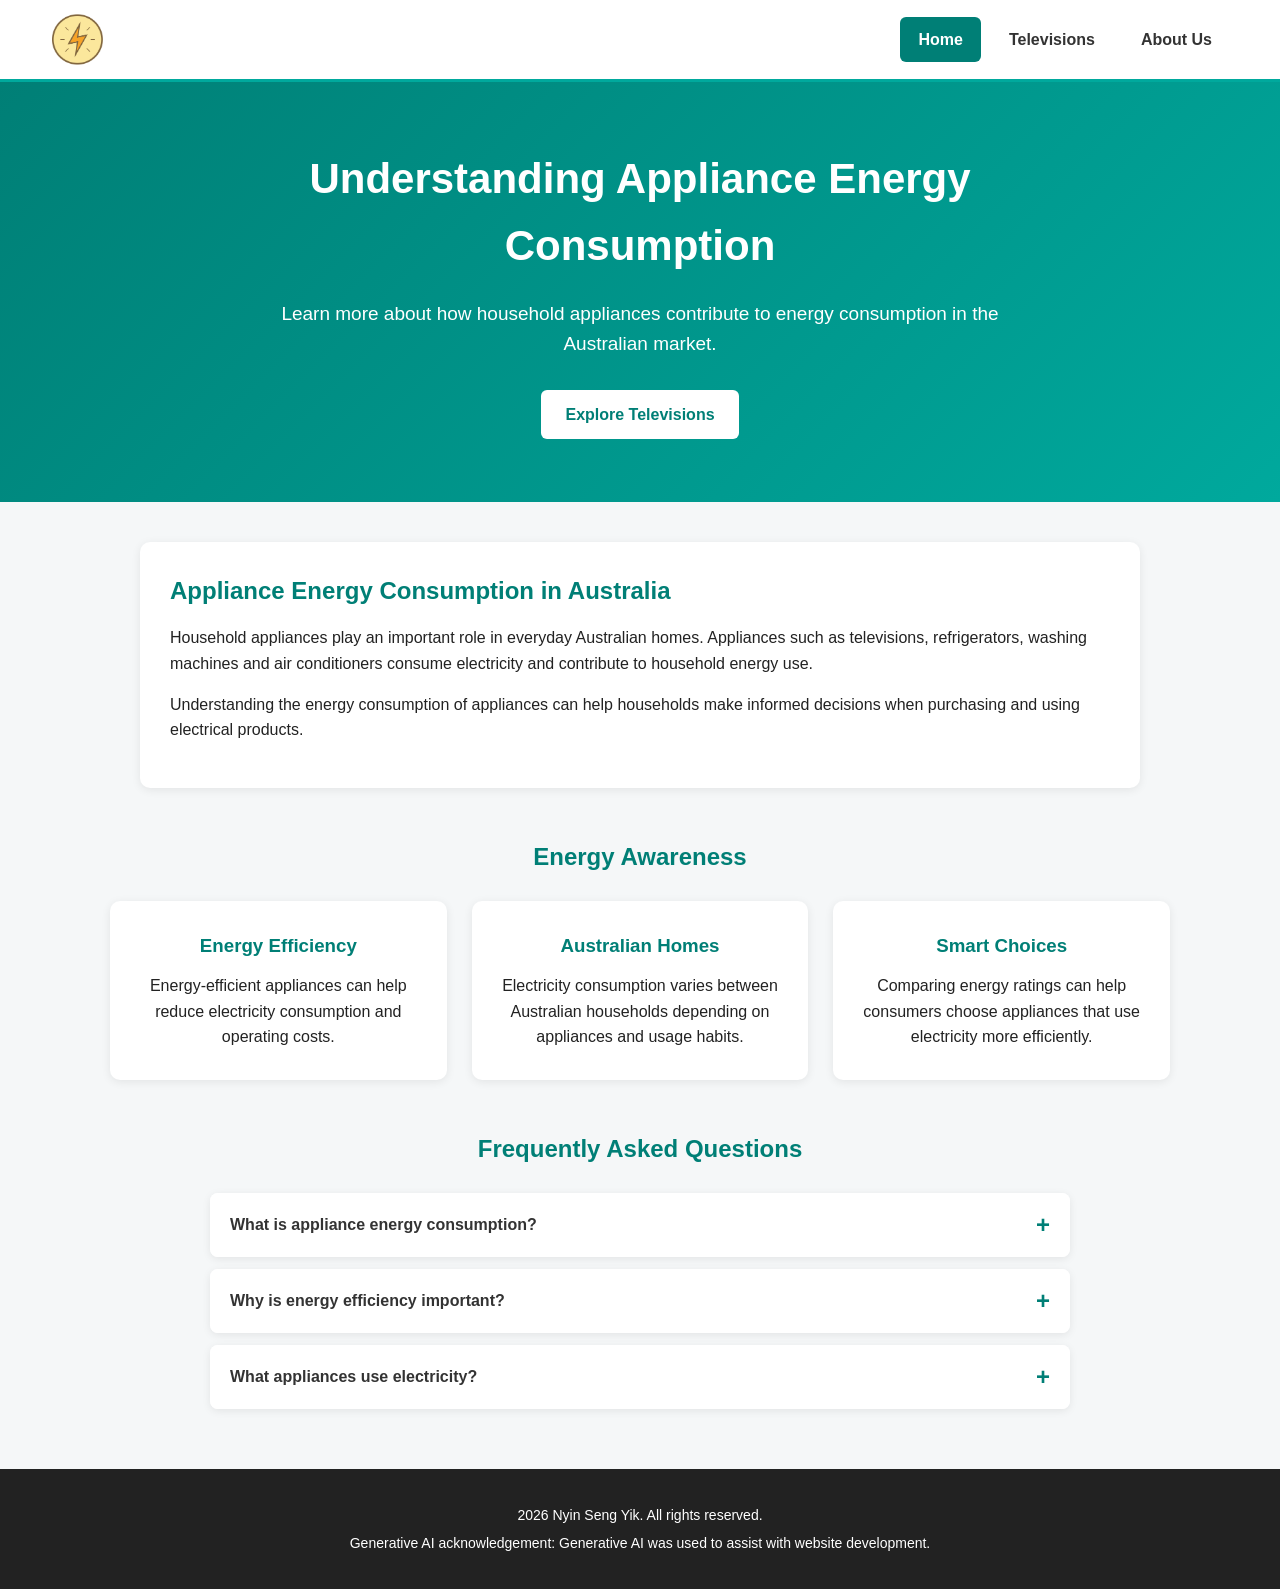
<file: Exercise 0.2/index.html>
<!DOCTYPE html>
<html lang="en">
<head>
    <meta charset="UTF-8">
    <meta name="viewport" content="width=device-width, initial-scale=1.0">
    <title>PowerWise - Home</title>
    <link rel="stylesheet" href="assets/css/style.css">
</head>

<body>

    <!-- Navigation -->
    <header>
        <nav class="navbar">

            <a href="index.html" class="logo-link">
                <img src="assets/img/power.png" alt="PowerWise logo" class="logo">
            </a>

            <ul class="nav-links">
                <li>
                    <a href="index.html" class="active">Home</a>
                </li>
                <li>
                    <a href="televisions.html">Televisions</a>
                </li>
                <li>
                    <a href="about.html">About Us</a>
                </li>
            </ul>

        </nav>
    </header>

    <!-- Main Content -->
    <main>

        <!-- Hero Section -->
        <section class="hero">
            <div class="hero-content">
                <h1>Understanding Appliance Energy Consumption</h1>

                <p>
                    Learn more about how household appliances contribute
                    to energy consumption in the Australian market.
                </p>

                <a href="televisions.html" class="button">
                    Explore Televisions
                </a>
            </div>
        </section>

        <!-- Introduction -->
        <section class="content-section">

            <h2>Appliance Energy Consumption in Australia</h2>

            <p>
                Household appliances play an important role in everyday
                Australian homes. Appliances such as televisions,
                refrigerators, washing machines and air conditioners
                consume electricity and contribute to household energy use.
            </p>

            <p>
                Understanding the energy consumption of appliances can help
                households make informed decisions when purchasing and using
                electrical products.
            </p>

        </section>

        <!-- Energy Information Cards -->
        <section class="cards-section">

            <h2>Energy Awareness</h2>

            <div class="cards">

                <article class="card">
                    <h3>Energy Efficiency</h3>
                    <p>
                        Energy-efficient appliances can help reduce
                        electricity consumption and operating costs.
                    </p>
                </article>

                <article class="card">
                    <h3>Australian Homes</h3>
                    <p>
                        Electricity consumption varies between Australian
                        households depending on appliances and usage habits.
                    </p>
                </article>

                <article class="card">
                    <h3>Smart Choices</h3>
                    <p>
                        Comparing energy ratings can help consumers choose
                        appliances that use electricity more efficiently.
                    </p>
                </article>

            </div>

        </section>

        <!-- FAQ -->
        <section class="faq-section">

            <h2>Frequently Asked Questions</h2>

            <div class="faq-item">

                <button class="faq-question">
                    What is appliance energy consumption?
                    <span>+</span>
                </button>

                <div class="faq-answer">
                    <p>
                        Appliance energy consumption refers to the amount
                        of electrical energy an appliance uses while it is
                        operating.
                    </p>
                </div>

            </div>

            <div class="faq-item">

                <button class="faq-question">
                    Why is energy efficiency important?
                    <span>+</span>
                </button>

                <div class="faq-answer">
                    <p>
                        Energy efficiency can help reduce electricity use
                        and may lower the environmental impact associated
                        with household energy consumption.
                    </p>
                </div>

            </div>

            <div class="faq-item">

                <button class="faq-question">
                    What appliances use electricity?
                    <span>+</span>
                </button>

                <div class="faq-answer">
                    <p>
                        Many household appliances use electricity,
                        including televisions, refrigerators, washing
                        machines, computers and air conditioners.
                    </p>
                </div>

            </div>

        </section>

    </main>

    <!-- Footer -->
    <footer>
        <p> 2026 Nyin Seng Yik. All rights reserved.</p>
        <p>
            Generative AI acknowledgement:
            Generative AI was used to assist with website development.
        </p>
    </footer>

</body>
</html>
</file>
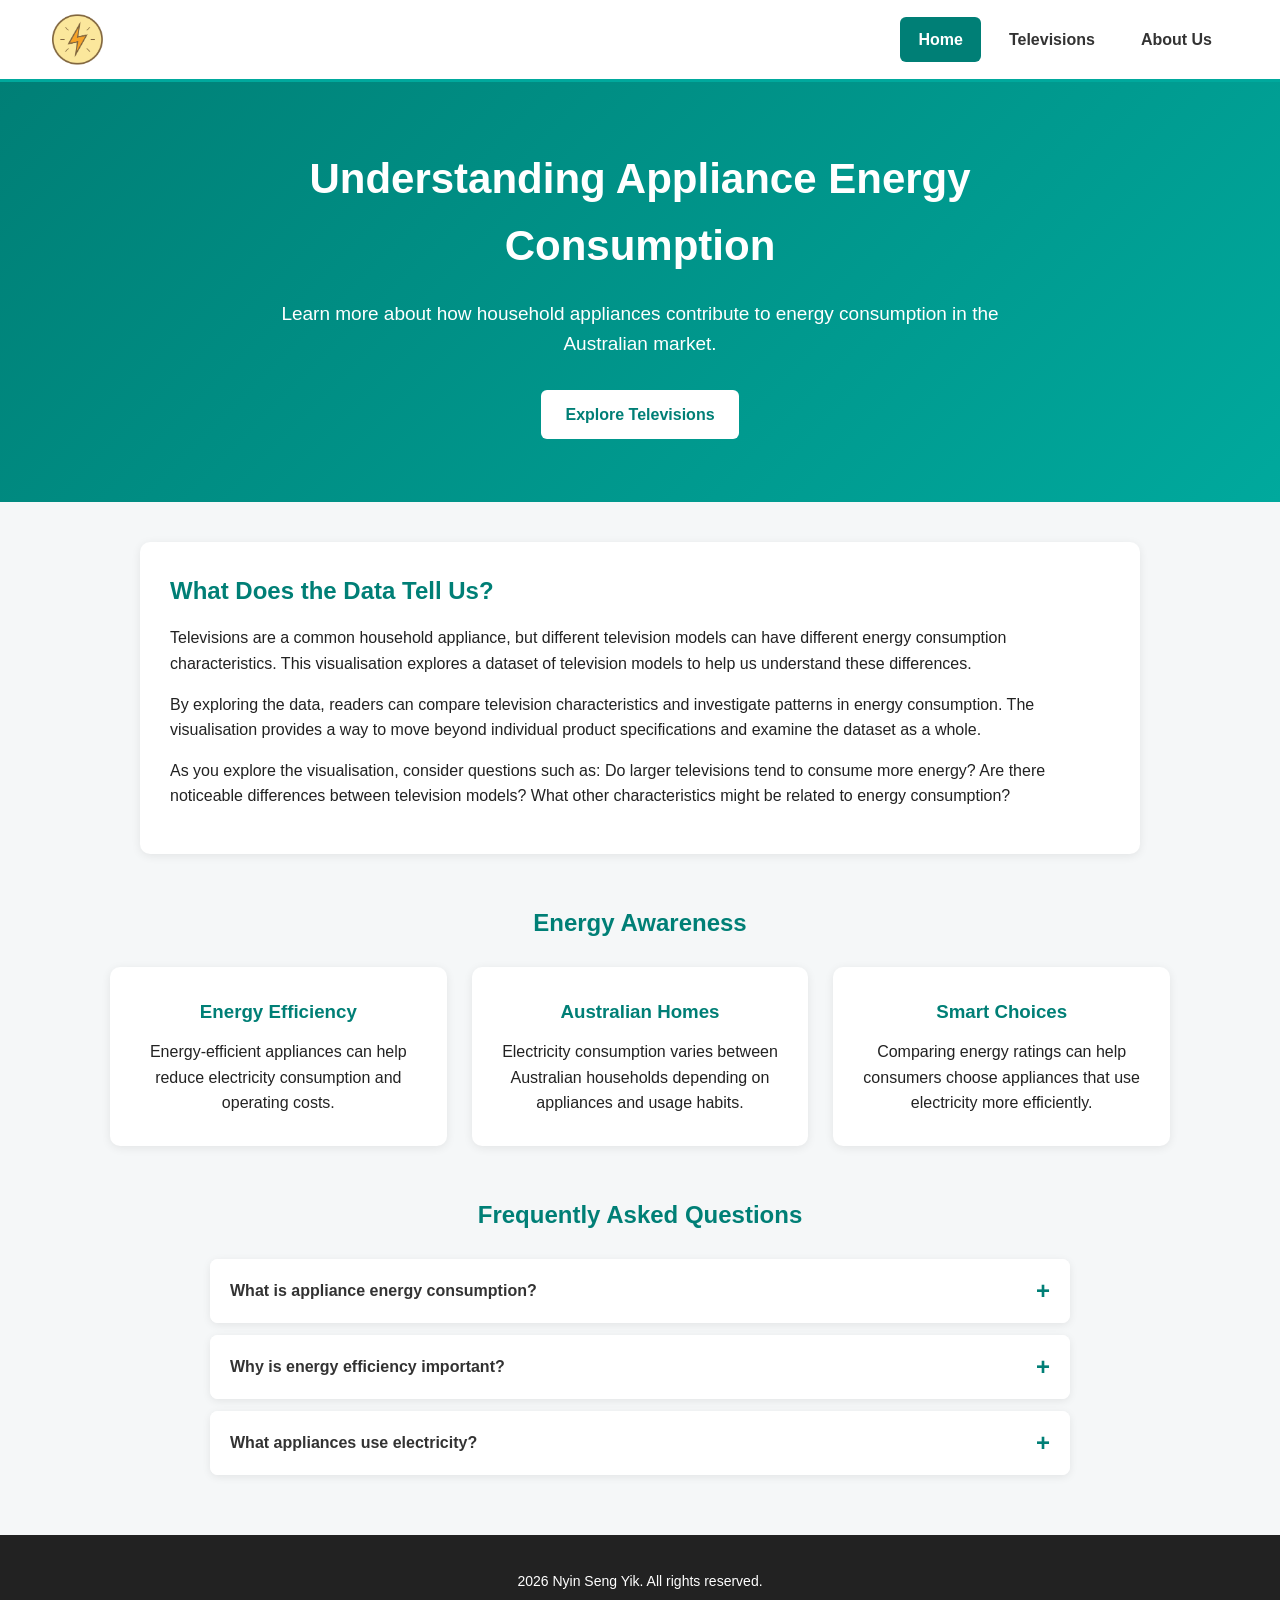
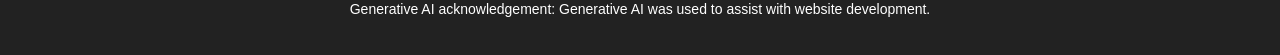
<file: Exercise 3/index.html>
<!DOCTYPE html>
<html lang="en">
<head>
    <meta charset="UTF-8">
    <meta name="viewport" content="width=device-width, initial-scale=1.0">
    <title>PowerWise - Home</title>
    <link rel="stylesheet" href="assets/css/style.css">
</head>

<body>

    <!-- Navigation -->
    <header>
        <nav class="navbar">

            <a href="index.html" class="logo-link">
                <img src="assets/img/power.png" alt="PowerWise logo" class="logo">
            </a>

            <ul class="nav-links">
                <li>
                    <a href="index.html" class="active">Home</a>
                </li>
                <li>
                    <a href="televisions.html">Televisions</a>
                </li>
                <li>
                    <a href="about.html">About Us</a>
                </li>
            </ul>

        </nav>
    </header>

    <!-- Main Content -->
    <main>

        <!-- Hero Section -->
        <section class="hero">
            <div class="hero-content">
                <h1>Understanding Appliance Energy Consumption</h1>

                <p>
                    Learn more about how household appliances contribute
                    to energy consumption in the Australian market.
                </p>

                <a href="televisions.html" class="button">
                    Explore Televisions
                </a>
            </div>
        </section>

        <!-- Introduction -->
        <section class="content-section">

        <h2>What Does the Data Tell Us?</h2>

        <p>
            Televisions are a common household appliance, but different
            television models can have different energy consumption
            characteristics. This visualisation explores a dataset of
            television models to help us understand these differences.
        </p>

        <p>
            By exploring the data, readers can compare television
            characteristics and investigate patterns in energy consumption.
            The visualisation provides a way to move beyond individual
            product specifications and examine the dataset as a whole.
        </p>

        <p>
            As you explore the visualisation, consider questions such as:
            Do larger televisions tend to consume more energy? Are there
            noticeable differences between television models? What other
            characteristics might be related to energy consumption?
        </p>

        </section>

        <!-- Energy Information Cards -->
        <section class="cards-section">

            <h2>Energy Awareness</h2>

            <div class="cards">

                <article class="card">
                    <h3>Energy Efficiency</h3>
                    <p>
                        Energy-efficient appliances can help reduce
                        electricity consumption and operating costs.
                    </p>
                </article>

                <article class="card">
                    <h3>Australian Homes</h3>
                    <p>
                        Electricity consumption varies between Australian
                        households depending on appliances and usage habits.
                    </p>
                </article>

                <article class="card">
                    <h3>Smart Choices</h3>
                    <p>
                        Comparing energy ratings can help consumers choose
                        appliances that use electricity more efficiently.
                    </p>
                </article>

            </div>

        </section>

        <!-- FAQ -->
        <section class="faq-section">

            <h2>Frequently Asked Questions</h2>

            <div class="faq-item">

                <button class="faq-question">
                    What is appliance energy consumption?
                    <span>+</span>
                </button>

                <div class="faq-answer">
                    <p>
                        Appliance energy consumption refers to the amount
                        of electrical energy an appliance uses while it is
                        operating.
                    </p>
                </div>

            </div>

            <div class="faq-item">

                <button class="faq-question">
                    Why is energy efficiency important?
                    <span>+</span>
                </button>

                <div class="faq-answer">
                    <p>
                        Energy efficiency can help reduce electricity use
                        and may lower the environmental impact associated
                        with household energy consumption.
                    </p>
                </div>

            </div>

            <div class="faq-item">

                <button class="faq-question">
                    What appliances use electricity?
                    <span>+</span>
                </button>

                <div class="faq-answer">
                    <p>
                        Many household appliances use electricity,
                        including televisions, refrigerators, washing
                        machines, computers and air conditioners.
                    </p>
                </div>

            </div>

        </section>

    </main>

    <!-- Footer -->
    <footer>
        <p> 2026 Nyin Seng Yik. All rights reserved.</p>
        <p>
            Generative AI acknowledgement:
            Generative AI was used to assist with website development.
        </p>
    </footer>

</body>
</html>
</file>
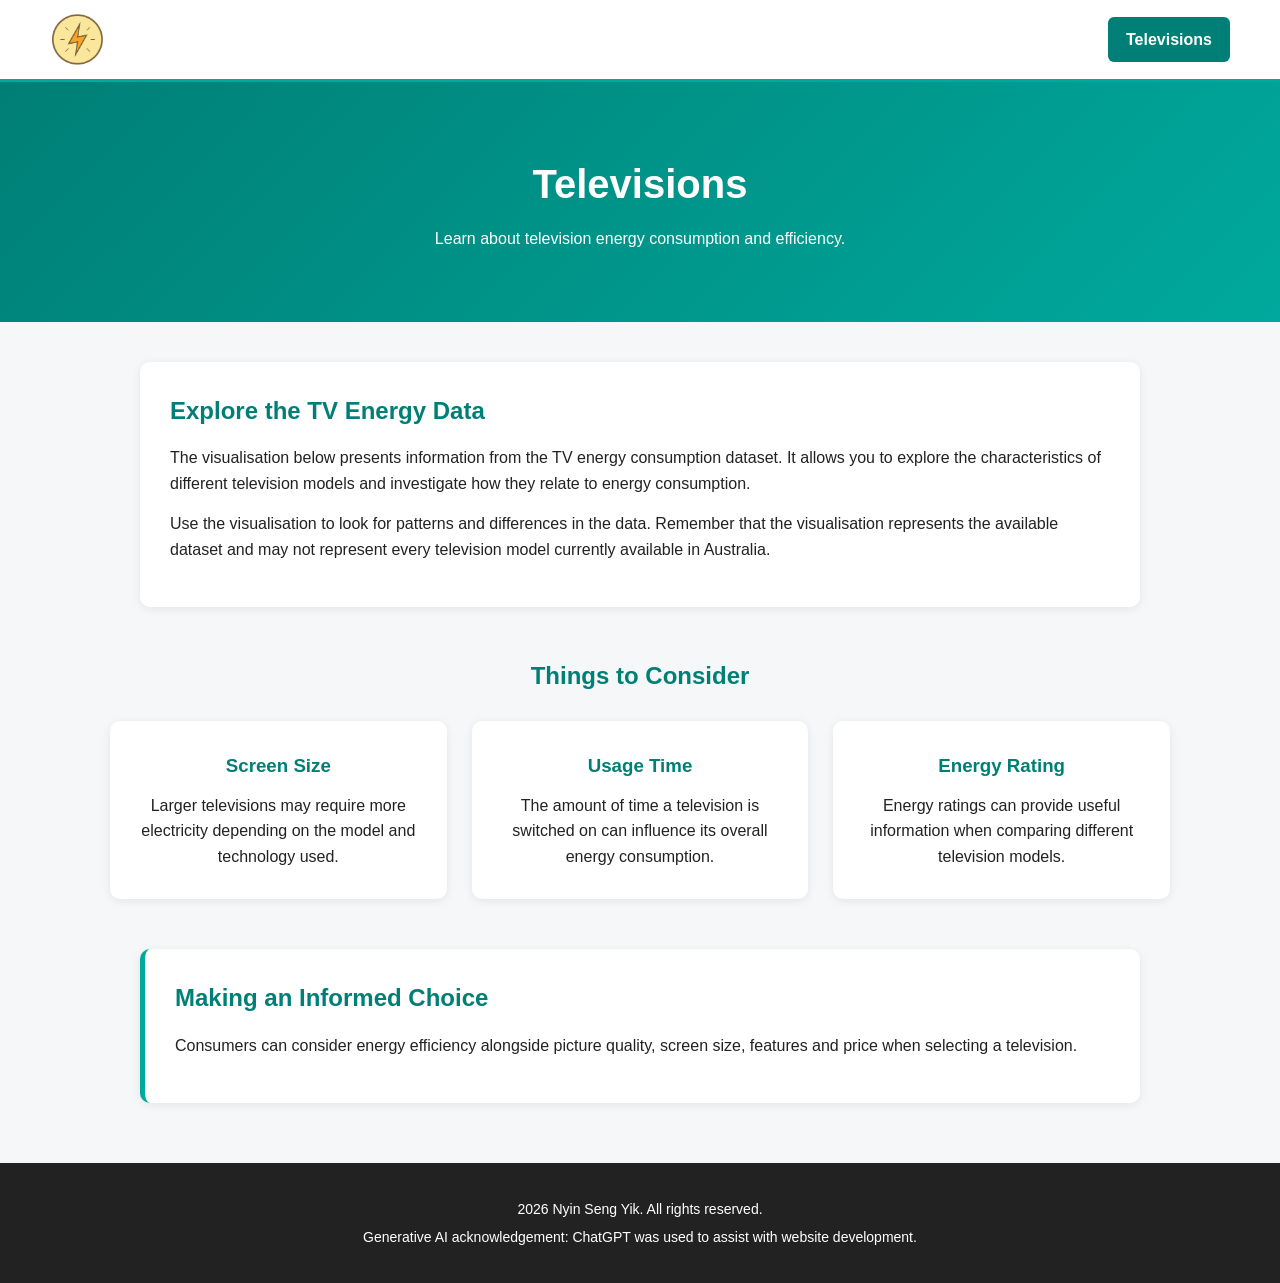
<file: Exercise 5/index.html>
<!DOCTYPE html>
<html lang="en">
<head>
    <meta charset="UTF-8">
    <meta name="viewport" content="width=device-width, initial-scale=1.0">
    <title>PowerWise - Televisions</title>
    <link rel="stylesheet" href="css/style.css">
</head>

<body>

    <!-- Navigation -->
    <header>
        <nav class="navbar">

            <a href="index.html" class="logo-link">
                <img src="css/power.png" alt="PowerWise logo" class="logo">
            </a>

            <ul class="nav-links">
                <li>
                    <a href="index.html" class="active">Televisions</a>
                </li>
            </ul>

        </nav>
    </header>

    <!-- Main Content -->
    <main>

        <section class="page-header">
            <h1>Televisions</h1>

            <p>
                Learn about television energy consumption and efficiency.
            </p>
        </section>

        <section class="content-section">

            <h2>Explore the TV Energy Data</h2>

            <p>
                The visualisation below presents information from the TV energy
                consumption dataset. It allows you to explore the characteristics
                of different television models and investigate how they relate to
                energy consumption.
            </p>

            <p>
                Use the visualisation to look for patterns and differences in
                the data. Remember that the visualisation represents the
                available dataset and may not represent every television model
                currently available in Australia.
            </p>

        </section>


        
        <section class="cards-section">

            <h2>Things to Consider</h2>

            <div class="cards">

                <article class="card">
                    <h3>Screen Size</h3>
                    <p>
                        Larger televisions may require more electricity
                        depending on the model and technology used.
                    </p>
                </article>

                <article class="card">
                    <h3>Usage Time</h3>
                    <p>
                        The amount of time a television is switched on can
                        influence its overall energy consumption.
                    </p>
                </article>

                <article class="card">
                    <h3>Energy Rating</h3>
                    <p>
                        Energy ratings can provide useful information when
                        comparing different television models.
                    </p>
                </article>

            </div>

        </section>

        <div class="responsive-svg-container"></div>
        <div id="bar-chart"></div>
        <div id="line-chart"></div>
        <div id="donut-chart"></div>

        <section class="content-section highlight">

            <h2>Making an Informed Choice</h2>

            <p>
                Consumers can consider energy efficiency alongside picture
                quality, screen size, features and price when selecting a
                television.
            </p>

        </section>

    </main>

    <!-- Footer -->
    <footer>
        <p> 2026 Nyin Seng Yik. All rights reserved.</p>
        <p>
            Generative AI acknowledgement:
            ChatGPT was used to assist with website development.
        </p>
    </footer>

    <script src="https://d3js.org/d3.v7.min.js"></script>
    <script src="js/bar-chart.js"></script>
    <script src="js/line-chart.js"></script>
    <script src="js/donut-chart.js"></script>
</body>
</html>
</file>
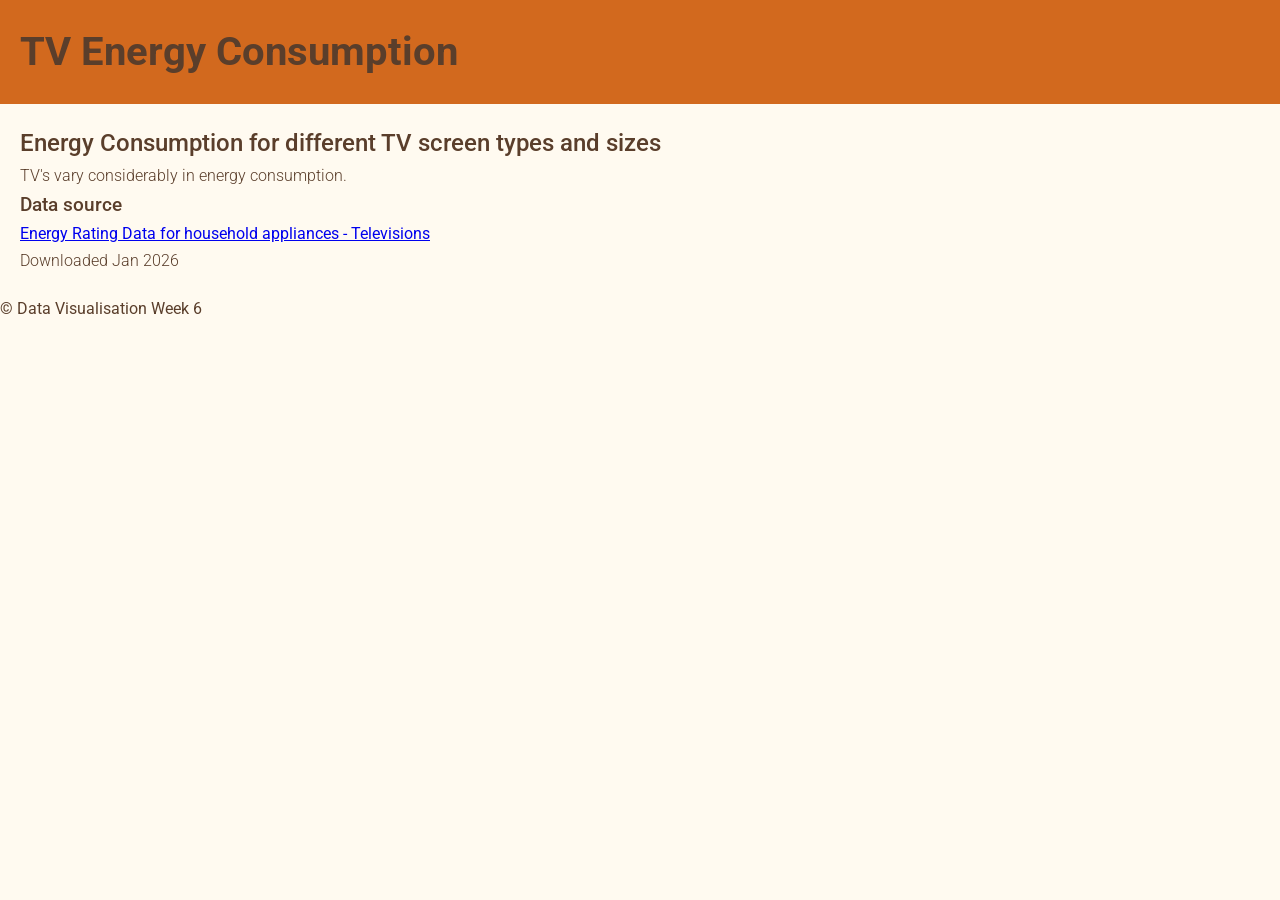
<file: Exercise 6/index.html>
<!DOCTYPE html>
<html lang="en">
<head>
<meta charset="UTF-8">
<meta name="viewport" content="width=device-width, initial-scale=1">
<title>TV Energy Consumption</title>
<link rel="stylesheet" href="css/base.css">
<link rel="stylesheet" href="css/visualisation.css">
<style>

</style>
</head>
<body>
<div class="page">
    <header>
    <h1>TV Energy Consumption</h1>
    </header>

    <main>
    <h2>Energy Consumption for different TV screen types and sizes</h2>
    <p class="subtitle">TV's vary considerably in energy consumption.</p>

    <!-- Histogram goes here (left blank for now) -->
    
    <div id="filters_screen"></div>
    <div id="histogram"></div>
    <div id="filters_size"></div>
    <div id="scatterplot" class="responsive-svg-container"></div>

    <h3>Data source</h3>
    <a href="#">Energy Rating Data for household appliances - Televisions</a>
    <p class="download">Downloaded Jan 2026</p>
    </main>

    <footer>© Data Visualisation Week 6</footer>
</div>
    <script src="https://d3js.org/d3.v7.min.js"></script>
    <script src="js/load-data.js"></script>
    <script src="js/shared-constants.js"></script>
    <script src="js/interactions.js"></script>
    <script src="js/histogram.js"></script>
    <script src="js/scatterplot.js"></script>
</body>
</html>
</file>
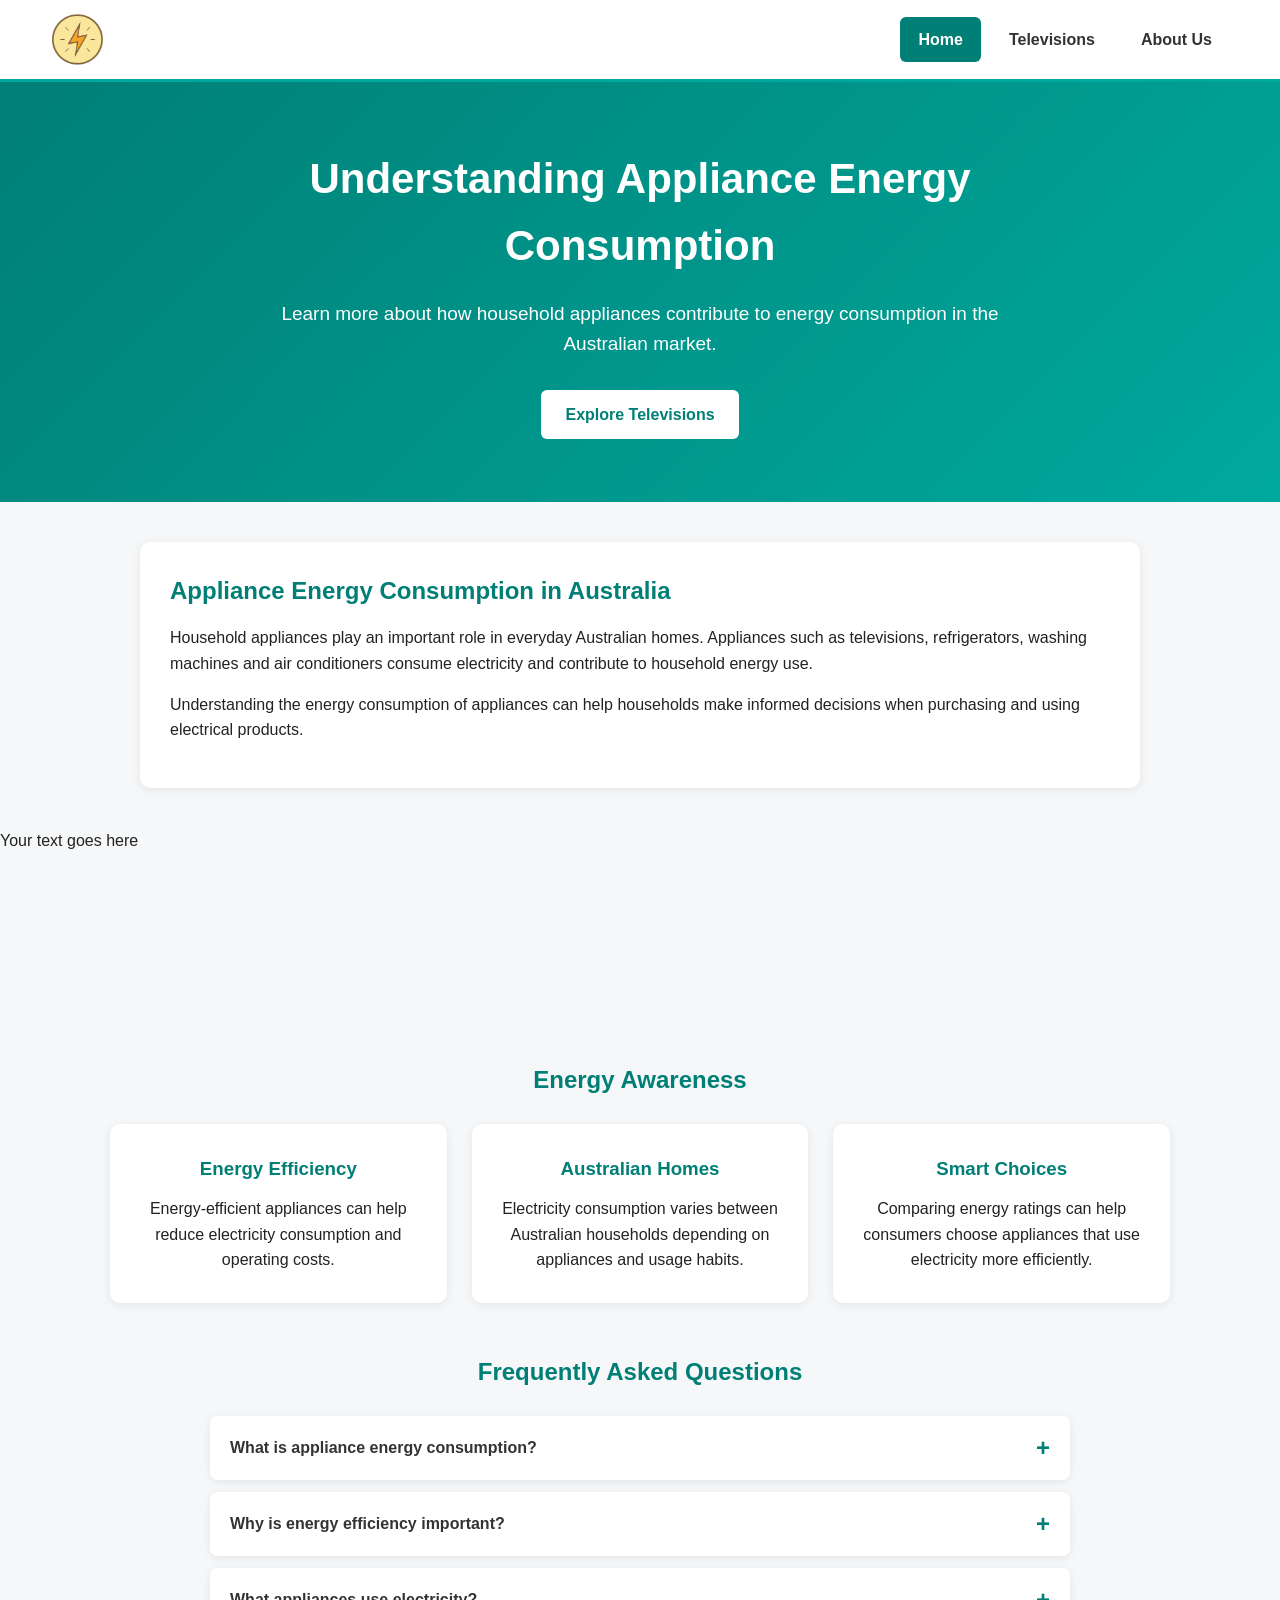
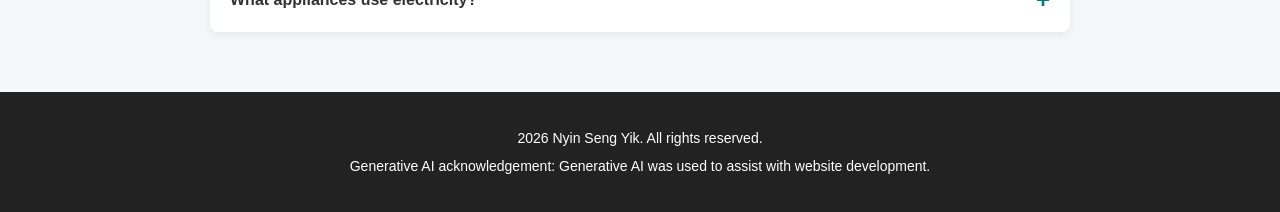
<file: Exercise 4/Exercise 4.2/index.html>
<!DOCTYPE html>
<html lang="en">
<head>
    <meta charset="UTF-8">
    <meta name="viewport" content="width=device-width, initial-scale=1.0">
    <title>PowerWise - Home</title>
    <link rel="stylesheet" href="assets/css/style.css">
</head>

<body>

    <!-- Navigation -->
    <header>
        <nav class="navbar">

            <a href="index.html" class="logo-link">
                <img src="assets/img/power.png" alt="PowerWise logo" class="logo">
            </a>

            <ul class="nav-links">
                <li>
                    <a href="index.html" class="active">Home</a>
                </li>
                <li>
                    <a href="televisions.html">Televisions</a>
                </li>
                <li>
                    <a href="about.html">About Us</a>
                </li>
            </ul>

        </nav>
    </header>

    <!-- Main Content -->
    <main>

        <!-- Hero Section -->
        <section class="hero">
            <div class="hero-content">
                <h1>Understanding Appliance Energy Consumption</h1>

                <p>
                    Learn more about how household appliances contribute
                    to energy consumption in the Australian market.
                </p>

                <a href="televisions.html" class="button">
                    Explore Televisions
                </a>
            </div>
        </section>

        <!-- Introduction -->
        <section class="content-section">

            <h2>Appliance Energy Consumption in Australia</h2>

            <p>
                Household appliances play an important role in everyday
                Australian homes. Appliances such as televisions,
                refrigerators, washing machines and air conditioners
                consume electricity and contribute to household energy use.
            </p>

            <p>
                Understanding the energy consumption of appliances can help
                households make informed decisions when purchasing and using
                electrical products.
            </p>

        </section>

        <div class="container">
            <p>Your text goes here</p>
        </div>
        <svg></svg>

        <!-- Energy Information Cards -->
        <section class="cards-section">

            <h2>Energy Awareness</h2>

            <div class="cards">

                <article class="card">
                    <h3>Energy Efficiency</h3>
                    <p>
                        Energy-efficient appliances can help reduce
                        electricity consumption and operating costs.
                    </p>
                </article>

                <article class="card">
                    <h3>Australian Homes</h3>
                    <p>
                        Electricity consumption varies between Australian
                        households depending on appliances and usage habits.
                    </p>
                </article>

                <article class="card">
                    <h3>Smart Choices</h3>
                    <p>
                        Comparing energy ratings can help consumers choose
                        appliances that use electricity more efficiently.
                    </p>
                </article>

            </div>

        </section>

        <!-- FAQ -->
        <section class="faq-section">

            <h2>Frequently Asked Questions</h2>

            <div class="faq-item">

                <button class="faq-question">
                    What is appliance energy consumption?
                    <span>+</span>
                </button>

                <div class="faq-answer">
                    <p>
                        Appliance energy consumption refers to the amount
                        of electrical energy an appliance uses while it is
                        operating.
                    </p>
                </div>

            </div>

            <div class="faq-item">

                <button class="faq-question">
                    Why is energy efficiency important?
                    <span>+</span>
                </button>

                <div class="faq-answer">
                    <p>
                        Energy efficiency can help reduce electricity use
                        and may lower the environmental impact associated
                        with household energy consumption.
                    </p>
                </div>

            </div>

            <div class="faq-item">

                <button class="faq-question">
                    What appliances use electricity?
                    <span>+</span>
                </button>

                <div class="faq-answer">
                    <p>
                        Many household appliances use electricity,
                        including televisions, refrigerators, washing
                        machines, computers and air conditioners.
                    </p>
                </div>

            </div>

        </section>

    </main>

    <!-- Footer -->
    <footer>
        <p> 2026 Nyin Seng Yik. All rights reserved.</p>
        <p>
            Generative AI acknowledgement:
            Generative AI was used to assist with website development.
        </p>
    </footer>

    <script src="https://d3js.org/d3.v7.min.js"></script>
    <script src="js/main.js"></script>

</body>
</html>
</file>
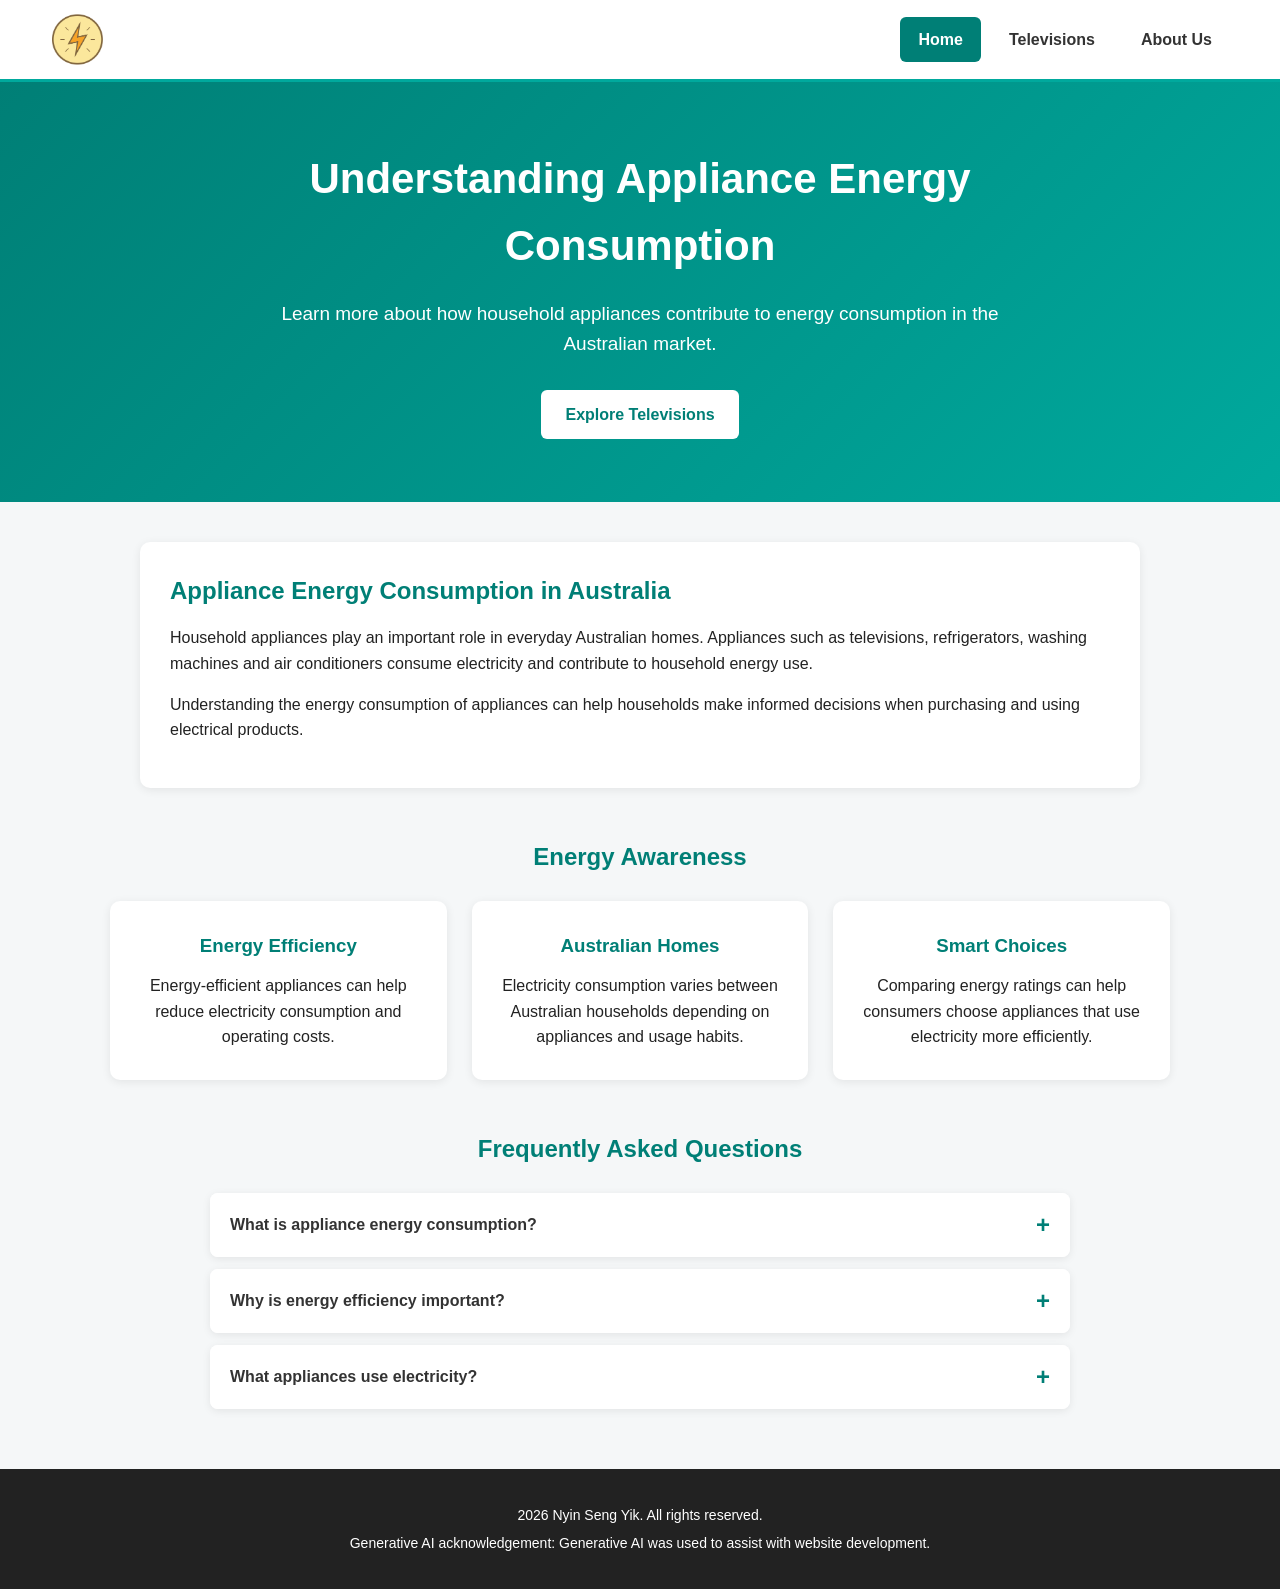
<file: Exercise 4/Exercise 4.3/index.html>
<!DOCTYPE html>
<html lang="en">
<head>
    <meta charset="UTF-8">
    <meta name="viewport" content="width=device-width, initial-scale=1.0">
    <title>PowerWise - Home</title>
    <link rel="stylesheet" href="assets/css/style.css">
</head>

<body>

    <!-- Navigation -->
    <header>
        <nav class="navbar">

            <a href="index.html" class="logo-link">
                <img src="assets/img/power.png" alt="PowerWise logo" class="logo">
            </a>

            <ul class="nav-links">
                <li>
                    <a href="index.html" class="active">Home</a>
                </li>
                <li>
                    <a href="televisions.html">Televisions</a>
                </li>
                <li>
                    <a href="about.html">About Us</a>
                </li>
            </ul>

        </nav>
    </header>

    <!-- Main Content -->
    <main>

        <!-- Hero Section -->
        <section class="hero">
            <div class="hero-content">
                <h1>Understanding Appliance Energy Consumption</h1>

                <p>
                    Learn more about how household appliances contribute
                    to energy consumption in the Australian market.
                </p>

                <a href="televisions.html" class="button">
                    Explore Televisions
                </a>
            </div>
        </section>

        <!-- Introduction -->
        <section class="content-section">

            <h2>Appliance Energy Consumption in Australia</h2>

            <p>
                Household appliances play an important role in everyday
                Australian homes. Appliances such as televisions,
                refrigerators, washing machines and air conditioners
                consume electricity and contribute to household energy use.
            </p>

            <p>
                Understanding the energy consumption of appliances can help
                households make informed decisions when purchasing and using
                electrical products.
            </p>

        </section>

        <!-- Energy Information Cards -->
        <section class="cards-section">

            <h2>Energy Awareness</h2>

            <div class="cards">

                <article class="card">
                    <h3>Energy Efficiency</h3>
                    <p>
                        Energy-efficient appliances can help reduce
                        electricity consumption and operating costs.
                    </p>
                </article>

                <article class="card">
                    <h3>Australian Homes</h3>
                    <p>
                        Electricity consumption varies between Australian
                        households depending on appliances and usage habits.
                    </p>
                </article>

                <article class="card">
                    <h3>Smart Choices</h3>
                    <p>
                        Comparing energy ratings can help consumers choose
                        appliances that use electricity more efficiently.
                    </p>
                </article>

            </div>

        </section>

        <div class="responsive-svg-container"></div>

        <!-- FAQ -->
        <section class="faq-section">

            <h2>Frequently Asked Questions</h2>

            <div class="faq-item">

                <button class="faq-question">
                    What is appliance energy consumption?
                    <span>+</span>
                </button>

                <div class="faq-answer">
                    <p>
                        Appliance energy consumption refers to the amount
                        of electrical energy an appliance uses while it is
                        operating.
                    </p>
                </div>

            </div>

            <div class="faq-item">

                <button class="faq-question">
                    Why is energy efficiency important?
                    <span>+</span>
                </button>

                <div class="faq-answer">
                    <p>
                        Energy efficiency can help reduce electricity use
                        and may lower the environmental impact associated
                        with household energy consumption.
                    </p>
                </div>

            </div>

            <div class="faq-item">

                <button class="faq-question">
                    What appliances use electricity?
                    <span>+</span>
                </button>

                <div class="faq-answer">
                    <p>
                        Many household appliances use electricity,
                        including televisions, refrigerators, washing
                        machines, computers and air conditioners.
                    </p>
                </div>

            </div>

        </section>

    </main>

    <!-- Footer -->
    <footer>
        <p> 2026 Nyin Seng Yik. All rights reserved.</p>
        <p>
            Generative AI acknowledgement:
            Generative AI was used to assist with website development.
        </p>
    </footer>

    <script src="https://d3js.org/d3.v7.min.js"></script>
    <script src="js/main.js"></script>
</body>
</html>
</file>
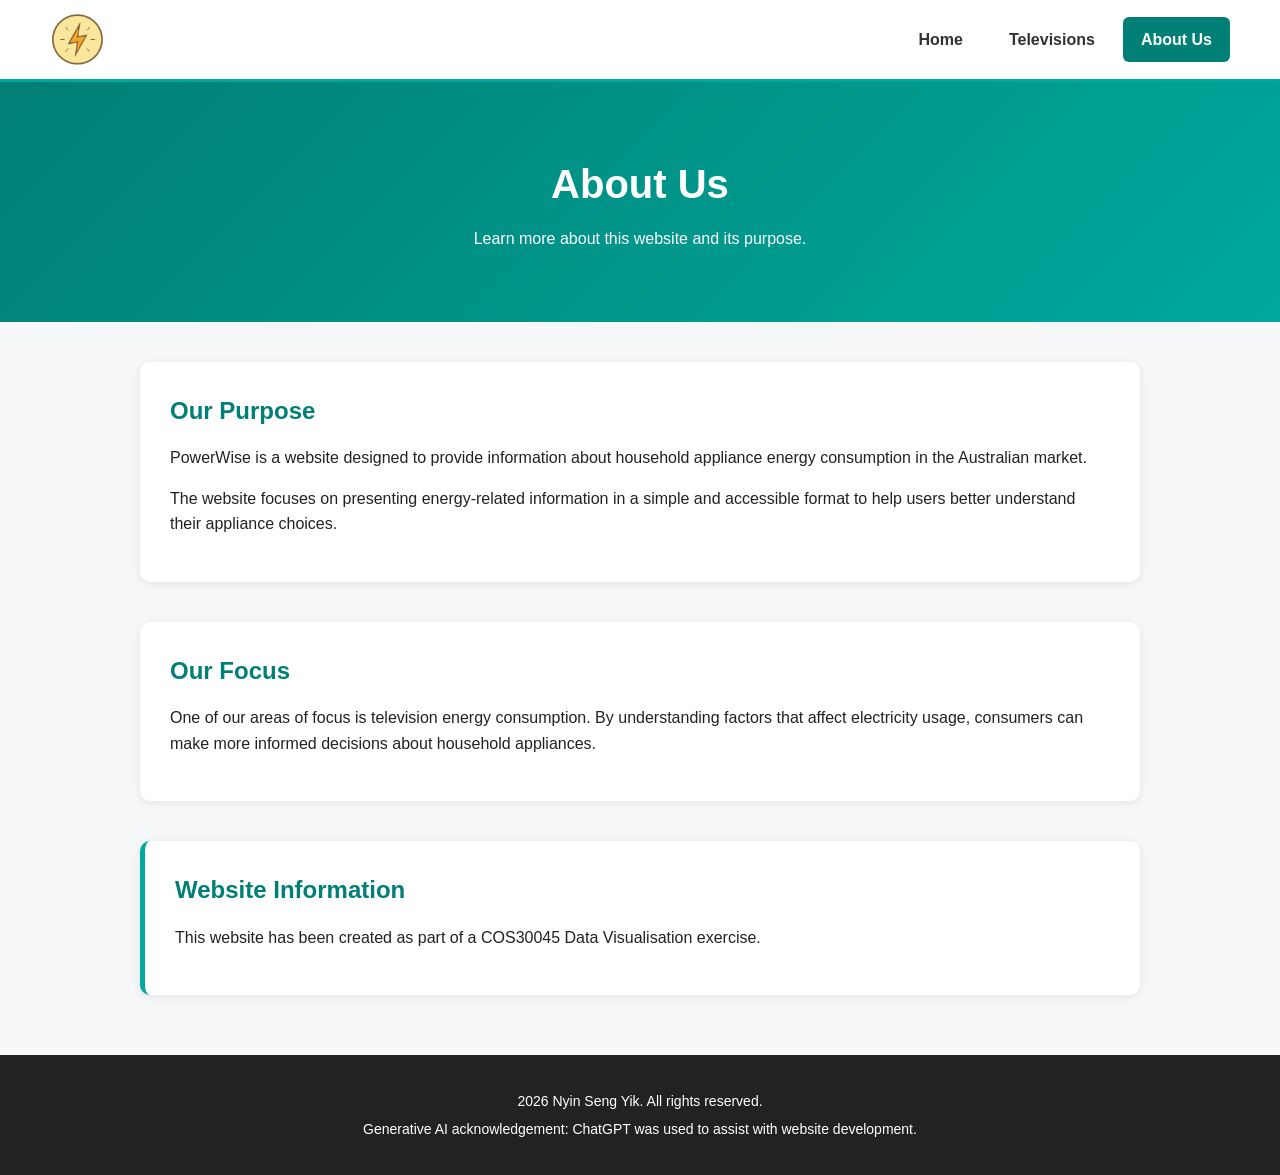
<file: Exercise 0.2/about.html>
<!DOCTYPE html>
<html lang="en">
<head>
    <meta charset="UTF-8">
    <meta name="viewport" content="width=device-width, initial-scale=1.0">
    <title>PowerWise - About Us</title>
    <link rel="stylesheet" href="assets/css/style.css">
</head>

<body>

    <!-- Navigation -->
    <header>
        <nav class="navbar">

            <a href="index.html" class="logo-link">
                <img src="assets/img/power.png" alt="PowerWise logo" class="logo">
            </a>

            <ul class="nav-links">
                <li>
                    <a href="index.html">Home</a>
                </li>
                <li>
                    <a href="televisions.html">Televisions</a>
                </li>
                <li>
                    <a href="about.html" class="active">About Us</a>
                </li>
            </ul>

        </nav>
    </header>

    <!-- Main Content -->
    <main>

        <section class="page-header">
            <h1>About Us</h1>

            <p>
                Learn more about this website and its purpose.
            </p>
        </section>

        <section class="content-section">

            <h2>Our Purpose</h2>

            <p>
                PowerWise is a website designed to provide information
                about household appliance energy consumption in the
                Australian market.
            </p>

            <p>
                The website focuses on presenting energy-related
                information in a simple and accessible format to help
                users better understand their appliance choices.
            </p>

        </section>

        <section class="content-section">

            <h2>Our Focus</h2>

            <p>
                One of our areas of focus is television energy consumption.
                By understanding factors that affect electricity usage,
                consumers can make more informed decisions about household
                appliances.
            </p>

        </section>

        <section class="content-section highlight">

            <h2>Website Information</h2>

            <p>
                This website has been created as part of a COS30045
                Data Visualisation exercise.
            </p>

        </section>

    </main>

    <!-- Footer -->
    <footer>
        <p> 2026 Nyin Seng Yik. All rights reserved.</p>
        <p>
            Generative AI acknowledgement:
            ChatGPT was used to assist with website development.
        </p>
    </footer>

</body>
</html>
</file>
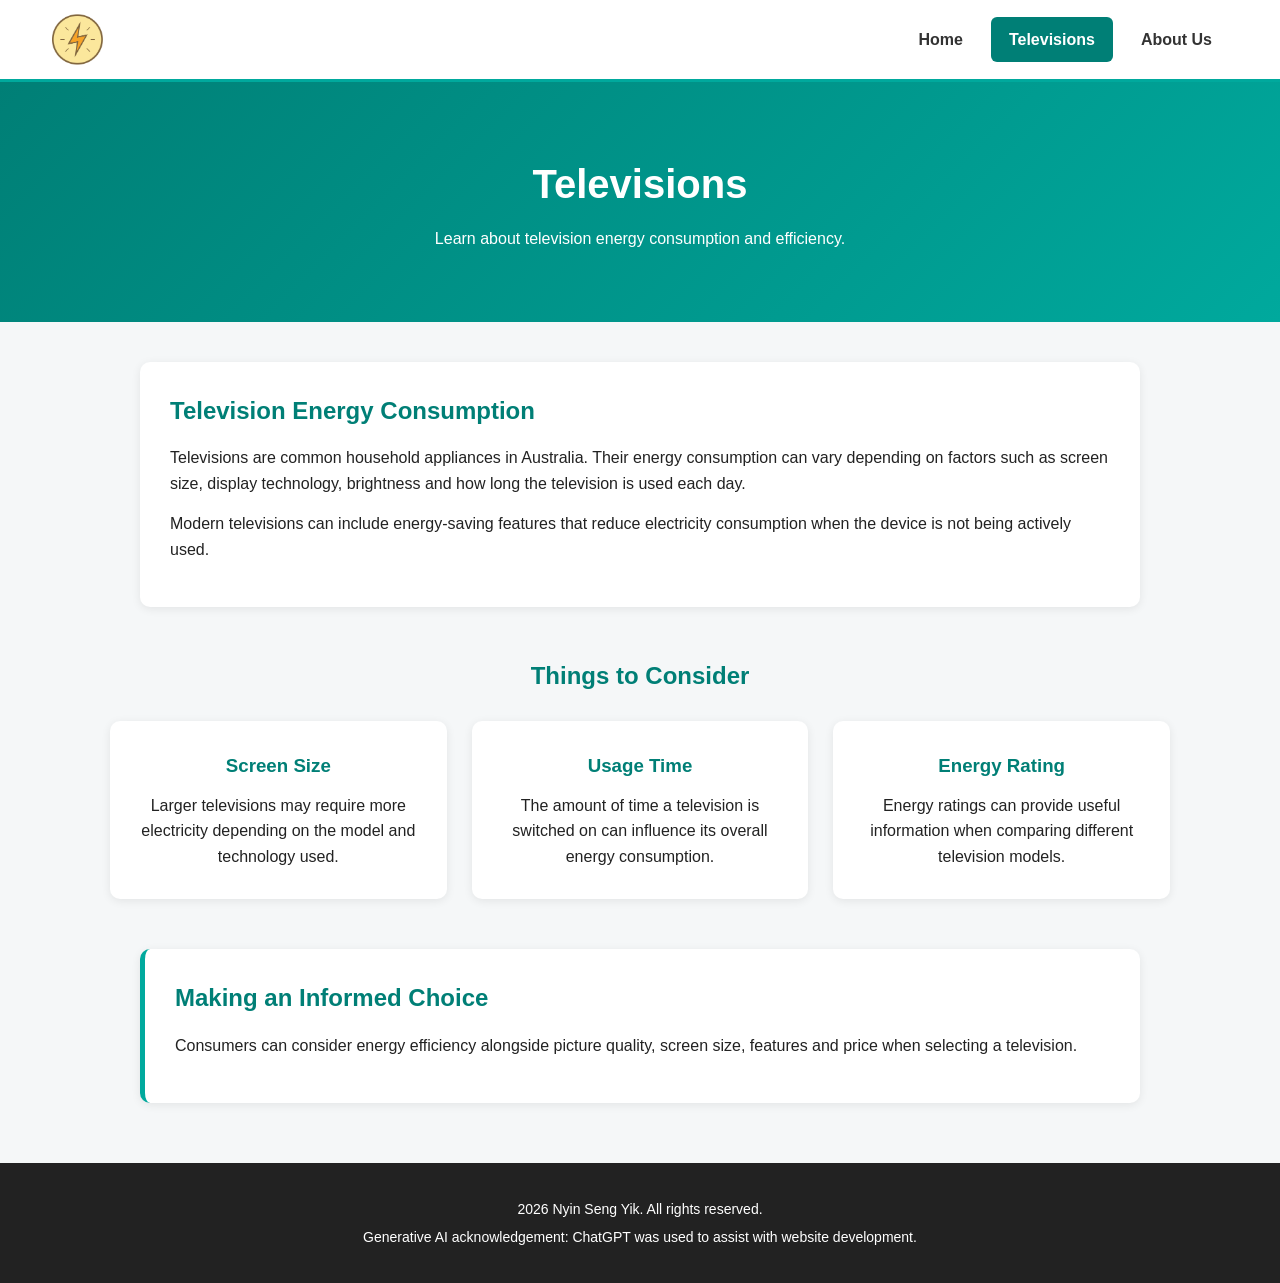
<file: Exercise 0.2/televisions.html>
<!DOCTYPE html>
<html lang="en">
<head>
    <meta charset="UTF-8">
    <meta name="viewport" content="width=device-width, initial-scale=1.0">
    <title>PowerWise - Televisions</title>
    <link rel="stylesheet" href="assets/css/style.css">
</head>

<body>

    <!-- Navigation -->
    <header>
        <nav class="navbar">

            <a href="index.html" class="logo-link">
                <img src="assets/img/power.png" alt="PowerWise logo" class="logo">
            </a>

            <ul class="nav-links">
                <li>
                    <a href="index.html">Home</a>
                </li>
                <li>
                    <a href="televisions.html" class="active">Televisions</a>
                </li>
                <li>
                    <a href="about.html">About Us</a>
                </li>
            </ul>

        </nav>
    </header>

    <!-- Main Content -->
    <main>

        <section class="page-header">
            <h1>Televisions</h1>

            <p>
                Learn about television energy consumption and efficiency.
            </p>
        </section>

        <section class="content-section">

            <h2>Television Energy Consumption</h2>

            <p>
                Televisions are common household appliances in Australia.
                Their energy consumption can vary depending on factors such
                as screen size, display technology, brightness and how long
                the television is used each day.
            </p>

            <p>
                Modern televisions can include energy-saving features that
                reduce electricity consumption when the device is not being
                actively used.
            </p>

        </section>

        <section class="cards-section">

            <h2>Things to Consider</h2>

            <div class="cards">

                <article class="card">
                    <h3>Screen Size</h3>
                    <p>
                        Larger televisions may require more electricity
                        depending on the model and technology used.
                    </p>
                </article>

                <article class="card">
                    <h3>Usage Time</h3>
                    <p>
                        The amount of time a television is switched on can
                        influence its overall energy consumption.
                    </p>
                </article>

                <article class="card">
                    <h3>Energy Rating</h3>
                    <p>
                        Energy ratings can provide useful information when
                        comparing different television models.
                    </p>
                </article>

            </div>

        </section>

        <section class="content-section highlight">

            <h2>Making an Informed Choice</h2>

            <p>
                Consumers can consider energy efficiency alongside picture
                quality, screen size, features and price when selecting a
                television.
            </p>

        </section>

    </main>

    <!-- Footer -->
    <footer>
        <p> 2026 Nyin Seng Yik. All rights reserved.</p>
        <p>
            Generative AI acknowledgement:
            ChatGPT was used to assist with website development.
        </p>
    </footer>

</body>
</html>
</file>
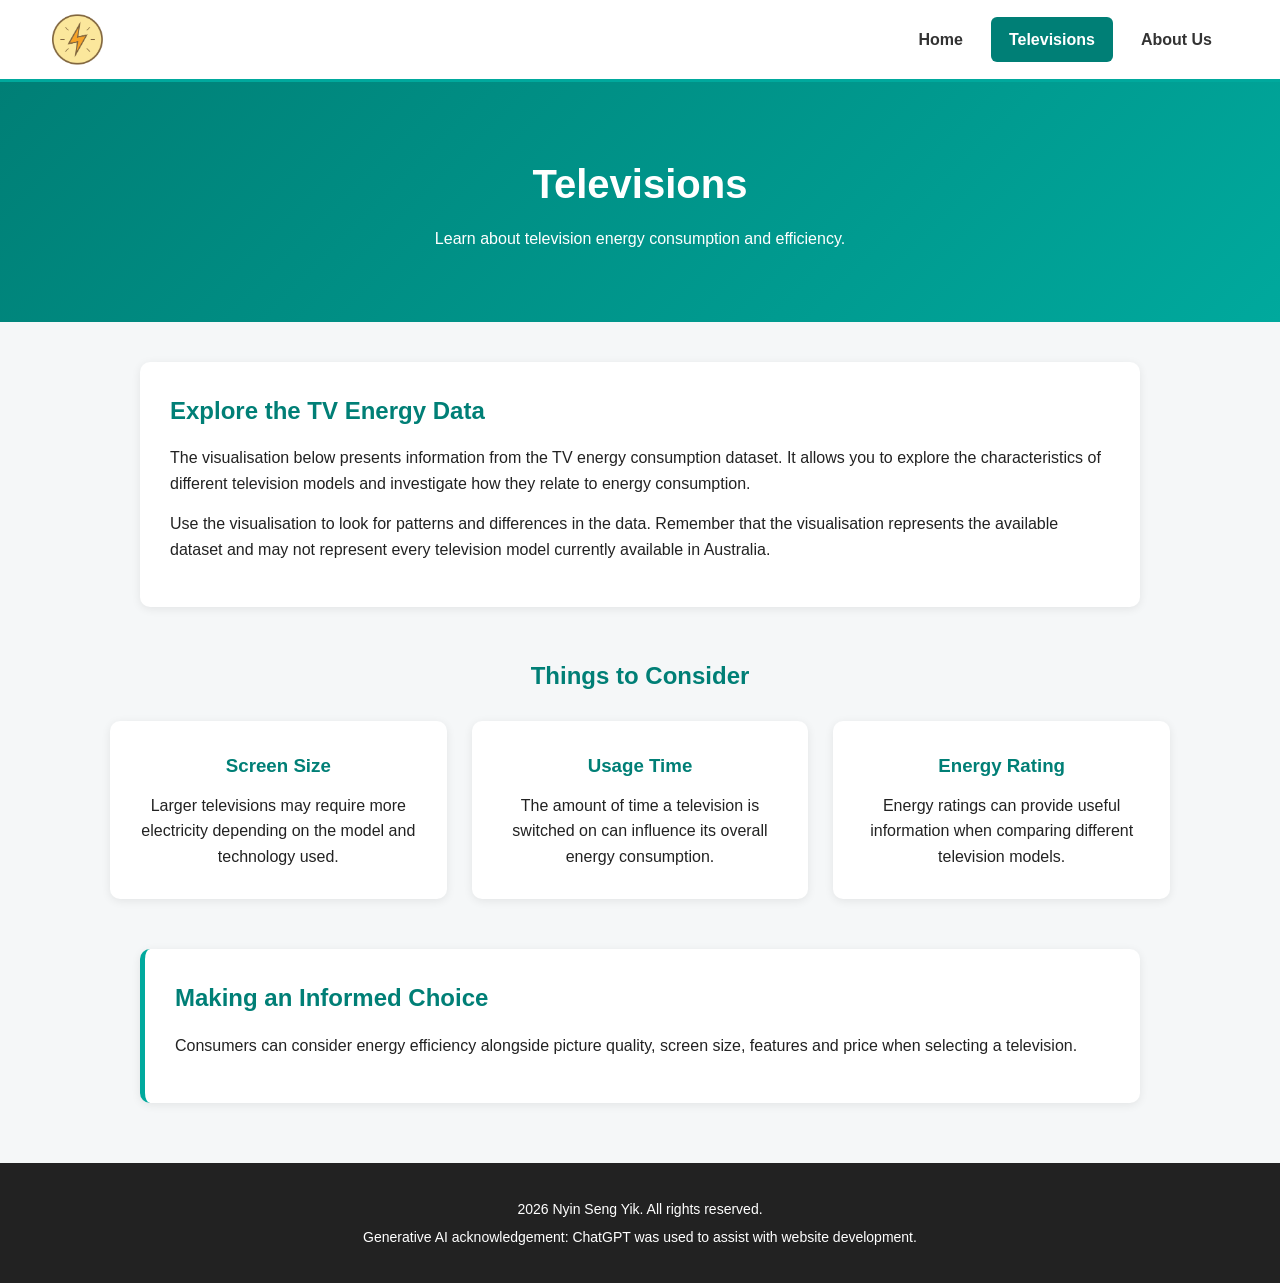
<file: Exercise 3/televisions.html>
<!DOCTYPE html>
<html lang="en">
<head>
    <meta charset="UTF-8">
    <meta name="viewport" content="width=device-width, initial-scale=1.0">
    <title>PowerWise - Televisions</title>
    <link rel="stylesheet" href="assets/css/style.css">
</head>

<body>

    <!-- Navigation -->
    <header>
        <nav class="navbar">

            <a href="index.html" class="logo-link">
                <img src="assets/img/power.png" alt="PowerWise logo" class="logo">
            </a>

            <ul class="nav-links">
                <li>
                    <a href="index.html">Home</a>
                </li>
                <li>
                    <a href="televisions.html" class="active">Televisions</a>
                </li>
                <li>
                    <a href="about.html">About Us</a>
                </li>
            </ul>

        </nav>
    </header>

    <!-- Main Content -->
    <main>

        <section class="page-header">
            <h1>Televisions</h1>

            <p>
                Learn about television energy consumption and efficiency.
            </p>
        </section>

        <section class="content-section">

            <h2>Explore the TV Energy Data</h2>

            <p>
                The visualisation below presents information from the TV energy
                consumption dataset. It allows you to explore the characteristics
                of different television models and investigate how they relate to
                energy consumption.
            </p>

            <p>
                Use the visualisation to look for patterns and differences in
                the data. Remember that the visualisation represents the
                available dataset and may not represent every television model
                currently available in Australia.
            </p>

        </section>


        
        <section class="cards-section">

            <h2>Things to Consider</h2>

            <div class="cards">

                <article class="card">
                    <h3>Screen Size</h3>
                    <p>
                        Larger televisions may require more electricity
                        depending on the model and technology used.
                    </p>
                </article>

                <article class="card">
                    <h3>Usage Time</h3>
                    <p>
                        The amount of time a television is switched on can
                        influence its overall energy consumption.
                    </p>
                </article>

                <article class="card">
                    <h3>Energy Rating</h3>
                    <p>
                        Energy ratings can provide useful information when
                        comparing different television models.
                    </p>
                </article>

            </div>

        </section>

        <section class="content-section highlight">

            <h2>Making an Informed Choice</h2>

            <p>
                Consumers can consider energy efficiency alongside picture
                quality, screen size, features and price when selecting a
                television.
            </p>

        </section>

    </main>

    <!-- Footer -->
    <footer>
        <p> 2026 Nyin Seng Yik. All rights reserved.</p>
        <p>
            Generative AI acknowledgement:
            ChatGPT was used to assist with website development.
        </p>
    </footer>

</body>
</html>
</file>
<file: Exercise 0.2/assets/css/style.css>
/* =========================
   General Styles
   ========================= */

* {
    box-sizing: border-box;
    margin: 0;
    padding: 0;
}

body {
    font-family: Arial, Helvetica, sans-serif;
    line-height: 1.6;
    background-color: #f5f7f8;
    color: #222;
}

/* =========================
   Navigation
   ========================= */

.navbar {
    display: flex;
    align-items: center;
    justify-content: space-between;

    padding: 12px 50px;

    background-color: #ffffff;

    border-bottom: 3px solid #00a99d;

    box-shadow: 0 2px 8px rgba(0, 0, 0, 0.08);
}

.logo-link {
    display: flex;
    align-items: center;
}

.logo {
    width: 55px;
    height: 55px;
    object-fit: contain;

    transition: transform 0.3s ease;
}

/* Logo hover effect */
.logo-link:hover .logo {
    transform: scale(1.1);
}

/* Navigation links */

.nav-links {
    display: flex;
    list-style: none;
    gap: 10px;
}

.nav-links a {
    display: block;

    padding: 10px 18px;

    color: #333;
    text-decoration: none;

    font-weight: bold;

    border-radius: 6px;

    transition:
        background-color 0.3s ease,
        color 0.3s ease;
}

/* Mouse-over effect */
.nav-links a:hover {
    background-color: #00a99d;
    color: white;
}

/* Current page */
.nav-links a.active {
    background-color: #007f76;
    color: white;
}

/* =========================
   Hero
   ========================= */

.hero {
    min-height: 420px;

    display: flex;
    align-items: center;
    justify-content: center;

    text-align: center;

    padding: 60px 20px;

    background: linear-gradient(
        135deg,
        #007f76,
        #00a99d
    );

    color: white;
}

.hero-content {
    max-width: 800px;
}

.hero h1 {
    font-size: 42px;
    margin-bottom: 20px;
}

.hero p {
    font-size: 19px;
    margin-bottom: 30px;
}

/* =========================
   Buttons
   ========================= */

.button {
    display: inline-block;

    padding: 12px 24px;

    background-color: white;
    color: #007f76;

    text-decoration: none;

    font-weight: bold;

    border-radius: 6px;

    transition: all 0.3s ease;
}

.button:hover {
    background-color: #222;
    color: white;
    transform: translateY(-2px);
}

/* =========================
   Page Header
   ========================= */

.page-header {
    text-align: center;

    padding: 70px 20px;

    background: linear-gradient(
        135deg,
        #007f76,
        #00a99d
    );

    color: white;
}

.page-header h1 {
    font-size: 40px;
    margin-bottom: 10px;
}

/* =========================
   Content
   ========================= */

.content-section {
    max-width: 1000px;

    margin: 40px auto;

    padding: 30px;

    background-color: white;

    border-radius: 10px;

    box-shadow: 0 2px 10px rgba(0, 0, 0, 0.08);
}

.content-section h2 {
    margin-bottom: 15px;

    color: #007f76;
}

.content-section p {
    margin-bottom: 15px;
}

/* =========================
   Cards
   ========================= */

.cards-section {
    max-width: 1100px;

    margin: 50px auto;

    padding: 0 20px;

    text-align: center;
}

.cards-section h2 {
    color: #007f76;

    margin-bottom: 25px;
}

.cards {
    display: grid;

    grid-template-columns: repeat(3, 1fr);

    gap: 25px;
}

.card {
    background-color: white;

    padding: 30px;

    border-radius: 10px;

    box-shadow: 0 2px 10px rgba(0, 0, 0, 0.08);

    transition:
        transform 0.3s ease,
        box-shadow 0.3s ease;
}

.card:hover {
    transform: translateY(-5px);

    box-shadow: 0 5px 15px rgba(0, 0, 0, 0.15);
}

.card h3 {
    color: #007f76;

    margin-bottom: 12px;
}

/* =========================
   Highlight Section
   ========================= */

.highlight {
    border-left: 5px solid #00a99d;
}

/* =========================
   FAQ
   ========================= */

.faq-section {
    max-width: 900px;

    margin: 50px auto;

    padding: 0 20px;
}

.faq-section h2 {
    text-align: center;

    color: #007f76;

    margin-bottom: 25px;
}

.faq-item {
    margin-bottom: 12px;

    background-color: white;

    border-radius: 8px;

    overflow: hidden;

    box-shadow: 0 2px 8px rgba(0, 0, 0, 0.08);
}

.faq-question {
    width: 100%;

    display: flex;

    justify-content: space-between;
    align-items: center;

    padding: 18px 20px;

    border: none;

    background-color: white;

    color: #333;

    font-size: 16px;

    font-weight: bold;

    text-align: left;

    cursor: pointer;
}

.faq-question:hover {
    background-color: #eef9f8;
}

.faq-question span {
    font-size: 24px;

    color: #007f76;
}

/* Hidden by default */
.faq-answer {
    display: none;

    padding: 0 20px 20px;

    color: #555;
}

/* Open FAQ */
.faq-item.open .faq-answer {
    display: block;
}

.faq-item.open .faq-question span {
    transform: rotate(45deg);
}

/* =========================
   Footer
   ========================= */

footer {
    margin-top: 60px;

    padding: 30px 20px;

    background-color: #222;

    color: white;

    text-align: center;

    font-size: 14px;
}

footer p {
    margin: 5px 0;
}

/* =========================
   Responsive Design
   ========================= */

@media (max-width: 768px) {

    .navbar {
        flex-direction: column;

        gap: 15px;

        padding: 15px;
    }

    .nav-links {
        flex-wrap: wrap;

        justify-content: center;
    }

    .hero h1 {
        font-size: 32px;
    }

    .cards {
        grid-template-columns: 1fr;
    }

    .content-section {
        margin: 25px 15px;
    }
}
</file>
<file: Exercise 3/assets/css/style.css>
/* =========================
   General Styles
   ========================= */

* {
    box-sizing: border-box;
    margin: 0;
    padding: 0;
}

body {
    font-family: Arial, Helvetica, sans-serif;
    line-height: 1.6;
    background-color: #f5f7f8;
    color: #222;
}

/* =========================
   Navigation
   ========================= */

.navbar {
    display: flex;
    align-items: center;
    justify-content: space-between;

    padding: 12px 50px;

    background-color: #ffffff;

    border-bottom: 3px solid #00a99d;

    box-shadow: 0 2px 8px rgba(0, 0, 0, 0.08);
}

.logo-link {
    display: flex;
    align-items: center;
}

.logo {
    width: 55px;
    height: 55px;
    object-fit: contain;

    transition: transform 0.3s ease;
}

/* Logo hover effect */
.logo-link:hover .logo {
    transform: scale(1.1);
}

/* Navigation links */

.nav-links {
    display: flex;
    list-style: none;
    gap: 10px;
}

.nav-links a {
    display: block;

    padding: 10px 18px;

    color: #333;
    text-decoration: none;

    font-weight: bold;

    border-radius: 6px;

    transition:
        background-color 0.3s ease,
        color 0.3s ease;
}

/* Mouse-over effect */
.nav-links a:hover {
    background-color: #00a99d;
    color: white;
}

/* Current page */
.nav-links a.active {
    background-color: #007f76;
    color: white;
}

/* =========================
   Hero
   ========================= */

.hero {
    min-height: 420px;

    display: flex;
    align-items: center;
    justify-content: center;

    text-align: center;

    padding: 60px 20px;

    background: linear-gradient(
        135deg,
        #007f76,
        #00a99d
    );

    color: white;
}

.hero-content {
    max-width: 800px;
}

.hero h1 {
    font-size: 42px;
    margin-bottom: 20px;
}

.hero p {
    font-size: 19px;
    margin-bottom: 30px;
}

/* =========================
   Buttons
   ========================= */

.button {
    display: inline-block;

    padding: 12px 24px;

    background-color: white;
    color: #007f76;

    text-decoration: none;

    font-weight: bold;

    border-radius: 6px;

    transition: all 0.3s ease;
}

.button:hover {
    background-color: #222;
    color: white;
    transform: translateY(-2px);
}

/* =========================
   Page Header
   ========================= */

.page-header {
    text-align: center;

    padding: 70px 20px;

    background: linear-gradient(
        135deg,
        #007f76,
        #00a99d
    );

    color: white;
}

.page-header h1 {
    font-size: 40px;
    margin-bottom: 10px;
}

/* =========================
   Content
   ========================= */

.content-section {
    max-width: 1000px;

    margin: 40px auto;

    padding: 30px;

    background-color: white;

    border-radius: 10px;

    box-shadow: 0 2px 10px rgba(0, 0, 0, 0.08);
}

.content-section h2 {
    margin-bottom: 15px;

    color: #007f76;
}

.content-section p {
    margin-bottom: 15px;
}

/* =========================
   Cards
   ========================= */

.cards-section {
    max-width: 1100px;

    margin: 50px auto;

    padding: 0 20px;

    text-align: center;
}

.cards-section h2 {
    color: #007f76;

    margin-bottom: 25px;
}

.cards {
    display: grid;

    grid-template-columns: repeat(3, 1fr);

    gap: 25px;
}

.card {
    background-color: white;

    padding: 30px;

    border-radius: 10px;

    box-shadow: 0 2px 10px rgba(0, 0, 0, 0.08);

    transition:
        transform 0.3s ease,
        box-shadow 0.3s ease;
}

.card:hover {
    transform: translateY(-5px);

    box-shadow: 0 5px 15px rgba(0, 0, 0, 0.15);
}

.card h3 {
    color: #007f76;

    margin-bottom: 12px;
}

/* =========================
   Highlight Section
   ========================= */

.highlight {
    border-left: 5px solid #00a99d;
}

/* =========================
   FAQ
   ========================= */

.faq-section {
    max-width: 900px;

    margin: 50px auto;

    padding: 0 20px;
}

.faq-section h2 {
    text-align: center;

    color: #007f76;

    margin-bottom: 25px;
}

.faq-item {
    margin-bottom: 12px;

    background-color: white;

    border-radius: 8px;

    overflow: hidden;

    box-shadow: 0 2px 8px rgba(0, 0, 0, 0.08);
}

.faq-question {
    width: 100%;

    display: flex;

    justify-content: space-between;
    align-items: center;

    padding: 18px 20px;

    border: none;

    background-color: white;

    color: #333;

    font-size: 16px;

    font-weight: bold;

    text-align: left;

    cursor: pointer;
}

.faq-question:hover {
    background-color: #eef9f8;
}

.faq-question span {
    font-size: 24px;

    color: #007f76;
}

/* Hidden by default */
.faq-answer {
    display: none;

    padding: 0 20px 20px;

    color: #555;
}

/* Open FAQ */
.faq-item.open .faq-answer {
    display: block;
}

.faq-item.open .faq-question span {
    transform: rotate(45deg);
}

/* =========================
   Footer
   ========================= */

footer {
    margin-top: 60px;

    padding: 30px 20px;

    background-color: #222;

    color: white;

    text-align: center;

    font-size: 14px;
}

footer p {
    margin: 5px 0;
}

/* =========================
   Responsive Design
   ========================= */

@media (max-width: 768px) {

    .navbar {
        flex-direction: column;

        gap: 15px;

        padding: 15px;
    }

    .nav-links {
        flex-wrap: wrap;

        justify-content: center;
    }

    .hero h1 {
        font-size: 32px;
    }

    .cards {
        grid-template-columns: 1fr;
    }

    .content-section {
        margin: 25px 15px;
    }
}
</file>
<file: Exercise 5/css/style.css>
/* =========================
   General Styles
   ========================= */

* {
    box-sizing: border-box;
    margin: 0;
    padding: 0;
}

body {
    font-family: Arial, Helvetica, sans-serif;
    line-height: 1.6;
    background-color: #f5f7f8;
    color: #222;
}

/* =========================
   Navigation
   ========================= */

.navbar {
    display: flex;
    align-items: center;
    justify-content: space-between;

    padding: 12px 50px;

    background-color: #ffffff;

    border-bottom: 3px solid #00a99d;

    box-shadow: 0 2px 8px rgba(0, 0, 0, 0.08);
}

.logo-link {
    display: flex;
    align-items: center;
}

.logo {
    width: 55px;
    height: 55px;
    object-fit: contain;

    transition: transform 0.3s ease;
}

/* Logo hover effect */
.logo-link:hover .logo {
    transform: scale(1.1);
}

/* Navigation links */

.nav-links {
    display: flex;
    list-style: none;
    gap: 10px;
}

.nav-links a {
    display: block;

    padding: 10px 18px;

    color: #333;
    text-decoration: none;

    font-weight: bold;

    border-radius: 6px;

    transition:
        background-color 0.3s ease,
        color 0.3s ease;
}

/* Mouse-over effect */
.nav-links a:hover {
    background-color: #00a99d;
    color: white;
}

/* Current page */
.nav-links a.active {
    background-color: #007f76;
    color: white;
}

/* =========================
   Hero
   ========================= */

.hero {
    min-height: 420px;

    display: flex;
    align-items: center;
    justify-content: center;

    text-align: center;

    padding: 60px 20px;

    background: linear-gradient(
        135deg,
        #007f76,
        #00a99d
    );

    color: white;
}

.hero-content {
    max-width: 800px;
}

.hero h1 {
    font-size: 42px;
    margin-bottom: 20px;
}

.hero p {
    font-size: 19px;
    margin-bottom: 30px;
}

/* =========================
   Buttons
   ========================= */

.button {
    display: inline-block;

    padding: 12px 24px;

    background-color: white;
    color: #007f76;

    text-decoration: none;

    font-weight: bold;

    border-radius: 6px;

    transition: all 0.3s ease;
}

.button:hover {
    background-color: #222;
    color: white;
    transform: translateY(-2px);
}

/* =========================
   Page Header
   ========================= */

.page-header {
    text-align: center;

    padding: 70px 20px;

    background: linear-gradient(
        135deg,
        #007f76,
        #00a99d
    );

    color: white;
}

.page-header h1 {
    font-size: 40px;
    margin-bottom: 10px;
}

/* =========================
   Content
   ========================= */

.content-section {
    max-width: 1000px;

    margin: 40px auto;

    padding: 30px;

    background-color: white;

    border-radius: 10px;

    box-shadow: 0 2px 10px rgba(0, 0, 0, 0.08);
}

.content-section h2 {
    margin-bottom: 15px;

    color: #007f76;
}

.content-section p {
    margin-bottom: 15px;
}

/* =========================
   Cards
   ========================= */

.cards-section {
    max-width: 1100px;

    margin: 50px auto;

    padding: 0 20px;

    text-align: center;
}

.cards-section h2 {
    color: #007f76;

    margin-bottom: 25px;
}

.cards {
    display: grid;

    grid-template-columns: repeat(3, 1fr);

    gap: 25px;
}

.card {
    background-color: white;

    padding: 30px;

    border-radius: 10px;

    box-shadow: 0 2px 10px rgba(0, 0, 0, 0.08);

    transition:
        transform 0.3s ease,
        box-shadow 0.3s ease;
}

.card:hover {
    transform: translateY(-5px);

    box-shadow: 0 5px 15px rgba(0, 0, 0, 0.15);
}

.card h3 {
    color: #007f76;

    margin-bottom: 12px;
}

/* =========================
   Highlight Section
   ========================= */

.highlight {
    border-left: 5px solid #00a99d;
}

/* =========================
   FAQ
   ========================= */

.faq-section {
    max-width: 900px;

    margin: 50px auto;

    padding: 0 20px;
}

.faq-section h2 {
    text-align: center;

    color: #007f76;

    margin-bottom: 25px;
}

.faq-item {
    margin-bottom: 12px;

    background-color: white;

    border-radius: 8px;

    overflow: hidden;

    box-shadow: 0 2px 8px rgba(0, 0, 0, 0.08);
}

.faq-question {
    width: 100%;

    display: flex;

    justify-content: space-between;
    align-items: center;

    padding: 18px 20px;

    border: none;

    background-color: white;

    color: #333;

    font-size: 16px;

    font-weight: bold;

    text-align: left;

    cursor: pointer;
}

.faq-question:hover {
    background-color: #eef9f8;
}

.faq-question span {
    font-size: 24px;

    color: #007f76;
}

/* Hidden by default */
.faq-answer {
    display: none;

    padding: 0 20px 20px;

    color: #555;
}

/* Open FAQ */
.faq-item.open .faq-answer {
    display: block;
}

.faq-item.open .faq-question span {
    transform: rotate(45deg);
}

/* =========================
   Footer
   ========================= */

footer {
    margin-top: 60px;

    padding: 30px 20px;

    background-color: #222;

    color: white;

    text-align: center;

    font-size: 14px;
}

footer p {
    margin: 5px 0;
}

/* =========================
   Responsive Design
   ========================= */

@media (max-width: 768px) {

    .navbar {
        flex-direction: column;

        gap: 15px;

        padding: 15px;
    }

    .nav-links {
        flex-wrap: wrap;

        justify-content: center;
    }

    .hero h1 {
        font-size: 32px;
    }

    .cards {
        grid-template-columns: 1fr;
    }

    .content-section {
        margin: 25px 15px;
    }
}
</file>
<file: Exercise 6/css/base.css>
/* Import Google Font */

@import url('https://fonts.googleapis.com/css2?family=Roboto:wght@300;400;500;700&display=swap');

 

/* General Reset */

* {
    margin: 0;
    padding: 0;
    box-sizing: border-box;
}

body {
    font-family: 'Roboto', sans-serif; /* Modern and clean font */
    line-height: 1.6;
    background-color: #fffaf0; /* Light cream background for warmth */
    color: #5a3e2b; /* Dark brown text for readability */
    margin: 0;
    padding: 0;
}

/* Header/Banner */

header {
    background-color: #d2691e; /* Warm orange */
    color: #ffffff; /* White text */
    text-align: left;
    padding: 20px 0;
    padding-left: 20px;
}
 
header h1 {
    font-size: 2.5rem;
    font-weight: 700; /* Bold font for emphasis */
}

/* Main Content */

main {
    padding: 20px;
}

h1, h2, h3 {
    color: #5a3e2b; /* Dark brown headings */
    font-weight: 500; /* Medium weight for headings */
}

p {
    color: #5a3e2b; /* Dark brown text */
    font-size: 1rem;
    line-height: 1.8;
    font-weight: 300; /* Light weight for body text */
}

#filters {
    margin: 10px 0px 5px;
}

.filter {
    min-width: 80px;
    margin: 0 5px;
    padding: 8px 10px;
    font-family: 'Roboto', sans-serif;
    font-size: 16px;
    line-height: 1;
    color: #ffffff; /* White text for contrast */
    font-weight: 500;
    background-color: #d2691e; /* Warm orange */
    border: none;
    border-radius: 4px;
    cursor: pointer;
    transition: background-color 0.3s ease-in-out;
}
.filter:hover,

.filter.active {
    background-color: #ffb347; /* Lighter orange for hover and active state */
    transition-timing-function: ease-out;
}

.filter.active {
    cursor: default;
    background-color: #ffcc80; /* Soft yellow for active state */
}
</file>
<file: Exercise 6/css/visualisation.css>
.responsive-svg-container {
    width: 100%;
    max-width: 1000px;
  }

@media screen and (max-width: 596px) {
    .responsive-svg-container {
      margin-bottom: 20px;
    }
  }

.axis-label {
    font-family: 'Roboto', sans-serif;
    font-size: 14px;
    fill: #5a3e2b; /* Dark brown */
}
</file>
<file: Exercise 4/Exercise 4.2/assets/css/style.css>
/* =========================
   General Styles
   ========================= */

* {
    box-sizing: border-box;
    margin: 0;
    padding: 0;
}

body {
    font-family: Arial, Helvetica, sans-serif;
    line-height: 1.6;
    background-color: #f5f7f8;
    color: #222;
}

/* =========================
   Navigation
   ========================= */

.navbar {
    display: flex;
    align-items: center;
    justify-content: space-between;

    padding: 12px 50px;

    background-color: #ffffff;

    border-bottom: 3px solid #00a99d;

    box-shadow: 0 2px 8px rgba(0, 0, 0, 0.08);
}

.logo-link {
    display: flex;
    align-items: center;
}

.logo {
    width: 55px;
    height: 55px;
    object-fit: contain;

    transition: transform 0.3s ease;
}

/* Logo hover effect */
.logo-link:hover .logo {
    transform: scale(1.1);
}

/* Navigation links */

.nav-links {
    display: flex;
    list-style: none;
    gap: 10px;
}

.nav-links a {
    display: block;

    padding: 10px 18px;

    color: #333;
    text-decoration: none;

    font-weight: bold;

    border-radius: 6px;

    transition:
        background-color 0.3s ease,
        color 0.3s ease;
}

/* Mouse-over effect */
.nav-links a:hover {
    background-color: #00a99d;
    color: white;
}

/* Current page */
.nav-links a.active {
    background-color: #007f76;
    color: white;
}

/* =========================
   Hero
   ========================= */

.hero {
    min-height: 420px;

    display: flex;
    align-items: center;
    justify-content: center;

    text-align: center;

    padding: 60px 20px;

    background: linear-gradient(
        135deg,
        #007f76,
        #00a99d
    );

    color: white;
}

.hero-content {
    max-width: 800px;
}

.hero h1 {
    font-size: 42px;
    margin-bottom: 20px;
}

.hero p {
    font-size: 19px;
    margin-bottom: 30px;
}

/* =========================
   Buttons
   ========================= */

.button {
    display: inline-block;

    padding: 12px 24px;

    background-color: white;
    color: #007f76;

    text-decoration: none;

    font-weight: bold;

    border-radius: 6px;

    transition: all 0.3s ease;
}

.button:hover {
    background-color: #222;
    color: white;
    transform: translateY(-2px);
}

/* =========================
   Page Header
   ========================= */

.page-header {
    text-align: center;

    padding: 70px 20px;

    background: linear-gradient(
        135deg,
        #007f76,
        #00a99d
    );

    color: white;
}

.page-header h1 {
    font-size: 40px;
    margin-bottom: 10px;
}

/* =========================
   Content
   ========================= */

.content-section {
    max-width: 1000px;

    margin: 40px auto;

    padding: 30px;

    background-color: white;

    border-radius: 10px;

    box-shadow: 0 2px 10px rgba(0, 0, 0, 0.08);
}

.content-section h2 {
    margin-bottom: 15px;

    color: #007f76;
}

.content-section p {
    margin-bottom: 15px;
}

/* =========================
   Cards
   ========================= */

.cards-section {
    max-width: 1100px;

    margin: 50px auto;

    padding: 0 20px;

    text-align: center;
}

.cards-section h2 {
    color: #007f76;

    margin-bottom: 25px;
}

.cards {
    display: grid;

    grid-template-columns: repeat(3, 1fr);

    gap: 25px;
}

.card {
    background-color: white;

    padding: 30px;

    border-radius: 10px;

    box-shadow: 0 2px 10px rgba(0, 0, 0, 0.08);

    transition:
        transform 0.3s ease,
        box-shadow 0.3s ease;
}

.card:hover {
    transform: translateY(-5px);

    box-shadow: 0 5px 15px rgba(0, 0, 0, 0.15);
}

.card h3 {
    color: #007f76;

    margin-bottom: 12px;
}

/* =========================
   Highlight Section
   ========================= */

.highlight {
    border-left: 5px solid #00a99d;
}

/* =========================
   FAQ
   ========================= */

.faq-section {
    max-width: 900px;

    margin: 50px auto;

    padding: 0 20px;
}

.faq-section h2 {
    text-align: center;

    color: #007f76;

    margin-bottom: 25px;
}

.faq-item {
    margin-bottom: 12px;

    background-color: white;

    border-radius: 8px;

    overflow: hidden;

    box-shadow: 0 2px 8px rgba(0, 0, 0, 0.08);
}

.faq-question {
    width: 100%;

    display: flex;

    justify-content: space-between;
    align-items: center;

    padding: 18px 20px;

    border: none;

    background-color: white;

    color: #333;

    font-size: 16px;

    font-weight: bold;

    text-align: left;

    cursor: pointer;
}

.faq-question:hover {
    background-color: #eef9f8;
}

.faq-question span {
    font-size: 24px;

    color: #007f76;
}

/* Hidden by default */
.faq-answer {
    display: none;

    padding: 0 20px 20px;

    color: #555;
}

/* Open FAQ */
.faq-item.open .faq-answer {
    display: block;
}

.faq-item.open .faq-question span {
    transform: rotate(45deg);
}

/* =========================
   Footer
   ========================= */

footer {
    margin-top: 60px;

    padding: 30px 20px;

    background-color: #222;

    color: white;

    text-align: center;

    font-size: 14px;
}

footer p {
    margin: 5px 0;
}

/* =========================
   Responsive Design
   ========================= */

@media (max-width: 768px) {

    .navbar {
        flex-direction: column;

        gap: 15px;

        padding: 15px;
    }

    .nav-links {
        flex-wrap: wrap;

        justify-content: center;
    }

    .hero h1 {
        font-size: 32px;
    }

    .cards {
        grid-template-columns: 1fr;
    }

    .content-section {
        margin: 25px 15px;
    }
}
</file>
<file: Exercise 4/Exercise 4.3/assets/css/style.css>
/* =========================
   General Styles
   ========================= */

* {
    box-sizing: border-box;
    margin: 0;
    padding: 0;
}

body {
    font-family: Arial, Helvetica, sans-serif;
    line-height: 1.6;
    background-color: #f5f7f8;
    color: #222;
}

/* =========================
   Navigation
   ========================= */

.navbar {
    display: flex;
    align-items: center;
    justify-content: space-between;

    padding: 12px 50px;

    background-color: #ffffff;

    border-bottom: 3px solid #00a99d;

    box-shadow: 0 2px 8px rgba(0, 0, 0, 0.08);
}

.logo-link {
    display: flex;
    align-items: center;
}

.logo {
    width: 55px;
    height: 55px;
    object-fit: contain;

    transition: transform 0.3s ease;
}

/* Logo hover effect */
.logo-link:hover .logo {
    transform: scale(1.1);
}

/* Navigation links */

.nav-links {
    display: flex;
    list-style: none;
    gap: 10px;
}

.nav-links a {
    display: block;

    padding: 10px 18px;

    color: #333;
    text-decoration: none;

    font-weight: bold;

    border-radius: 6px;

    transition:
        background-color 0.3s ease,
        color 0.3s ease;
}

/* Mouse-over effect */
.nav-links a:hover {
    background-color: #00a99d;
    color: white;
}

/* Current page */
.nav-links a.active {
    background-color: #007f76;
    color: white;
}

/* =========================
   Hero
   ========================= */

.hero {
    min-height: 420px;

    display: flex;
    align-items: center;
    justify-content: center;

    text-align: center;

    padding: 60px 20px;

    background: linear-gradient(
        135deg,
        #007f76,
        #00a99d
    );

    color: white;
}

.hero-content {
    max-width: 800px;
}

.hero h1 {
    font-size: 42px;
    margin-bottom: 20px;
}

.hero p {
    font-size: 19px;
    margin-bottom: 30px;
}

/* =========================
   Buttons
   ========================= */

.button {
    display: inline-block;

    padding: 12px 24px;

    background-color: white;
    color: #007f76;

    text-decoration: none;

    font-weight: bold;

    border-radius: 6px;

    transition: all 0.3s ease;
}

.button:hover {
    background-color: #222;
    color: white;
    transform: translateY(-2px);
}

/* =========================
   Page Header
   ========================= */

.page-header {
    text-align: center;

    padding: 70px 20px;

    background: linear-gradient(
        135deg,
        #007f76,
        #00a99d
    );

    color: white;
}

.page-header h1 {
    font-size: 40px;
    margin-bottom: 10px;
}

/* =========================
   Content
   ========================= */

.content-section {
    max-width: 1000px;

    margin: 40px auto;

    padding: 30px;

    background-color: white;

    border-radius: 10px;

    box-shadow: 0 2px 10px rgba(0, 0, 0, 0.08);
}

.content-section h2 {
    margin-bottom: 15px;

    color: #007f76;
}

.content-section p {
    margin-bottom: 15px;
}

/* =========================
   Cards
   ========================= */

.cards-section {
    max-width: 1100px;

    margin: 50px auto;

    padding: 0 20px;

    text-align: center;
}

.cards-section h2 {
    color: #007f76;

    margin-bottom: 25px;
}

.cards {
    display: grid;

    grid-template-columns: repeat(3, 1fr);

    gap: 25px;
}

.card {
    background-color: white;

    padding: 30px;

    border-radius: 10px;

    box-shadow: 0 2px 10px rgba(0, 0, 0, 0.08);

    transition:
        transform 0.3s ease,
        box-shadow 0.3s ease;
}

.card:hover {
    transform: translateY(-5px);

    box-shadow: 0 5px 15px rgba(0, 0, 0, 0.15);
}

.card h3 {
    color: #007f76;

    margin-bottom: 12px;
}

/* =========================
   Highlight Section
   ========================= */

.highlight {
    border-left: 5px solid #00a99d;
}

/* =========================
   FAQ
   ========================= */

.faq-section {
    max-width: 900px;

    margin: 50px auto;

    padding: 0 20px;
}

.faq-section h2 {
    text-align: center;

    color: #007f76;

    margin-bottom: 25px;
}

.faq-item {
    margin-bottom: 12px;

    background-color: white;

    border-radius: 8px;

    overflow: hidden;

    box-shadow: 0 2px 8px rgba(0, 0, 0, 0.08);
}

.faq-question {
    width: 100%;

    display: flex;

    justify-content: space-between;
    align-items: center;

    padding: 18px 20px;

    border: none;

    background-color: white;

    color: #333;

    font-size: 16px;

    font-weight: bold;

    text-align: left;

    cursor: pointer;
}

.faq-question:hover {
    background-color: #eef9f8;
}

.faq-question span {
    font-size: 24px;

    color: #007f76;
}

/* Hidden by default */
.faq-answer {
    display: none;

    padding: 0 20px 20px;

    color: #555;
}

/* Open FAQ */
.faq-item.open .faq-answer {
    display: block;
}

.faq-item.open .faq-question span {
    transform: rotate(45deg);
}

/* =========================
   Footer
   ========================= */

footer {
    margin-top: 60px;

    padding: 30px 20px;

    background-color: #222;

    color: white;

    text-align: center;

    font-size: 14px;
}

footer p {
    margin: 5px 0;
}

/* =========================
   Responsive Design
   ========================= */

@media (max-width: 768px) {

    .navbar {
        flex-direction: column;

        gap: 15px;

        padding: 15px;
    }

    .nav-links {
        flex-wrap: wrap;

        justify-content: center;
    }

    .hero h1 {
        font-size: 32px;
    }

    .cards {
        grid-template-columns: 1fr;
    }

    .content-section {
        margin: 25px 15px;
    }
}

.responsive-svg-container {
    margin-right: auto;
    margin-left: auto;
    width: 100%;
    max-width: 1200px;
}
</file>
